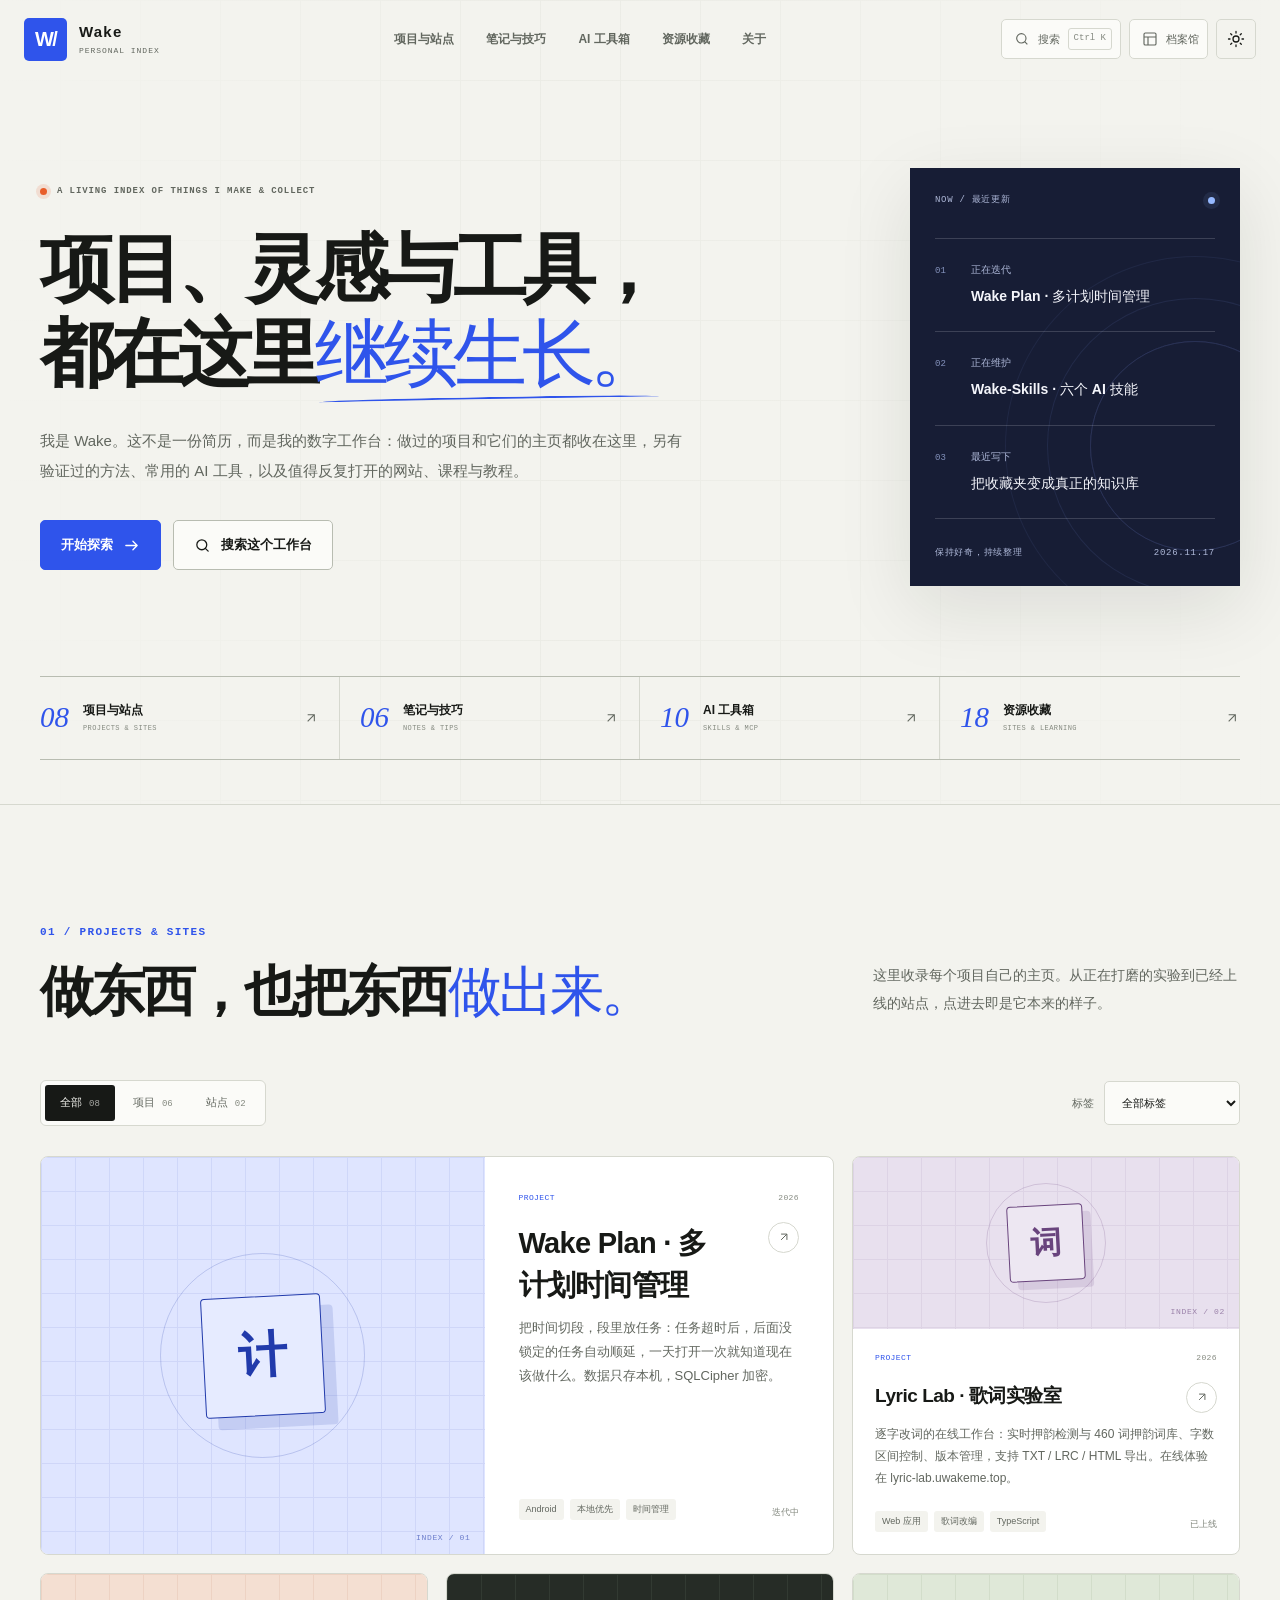
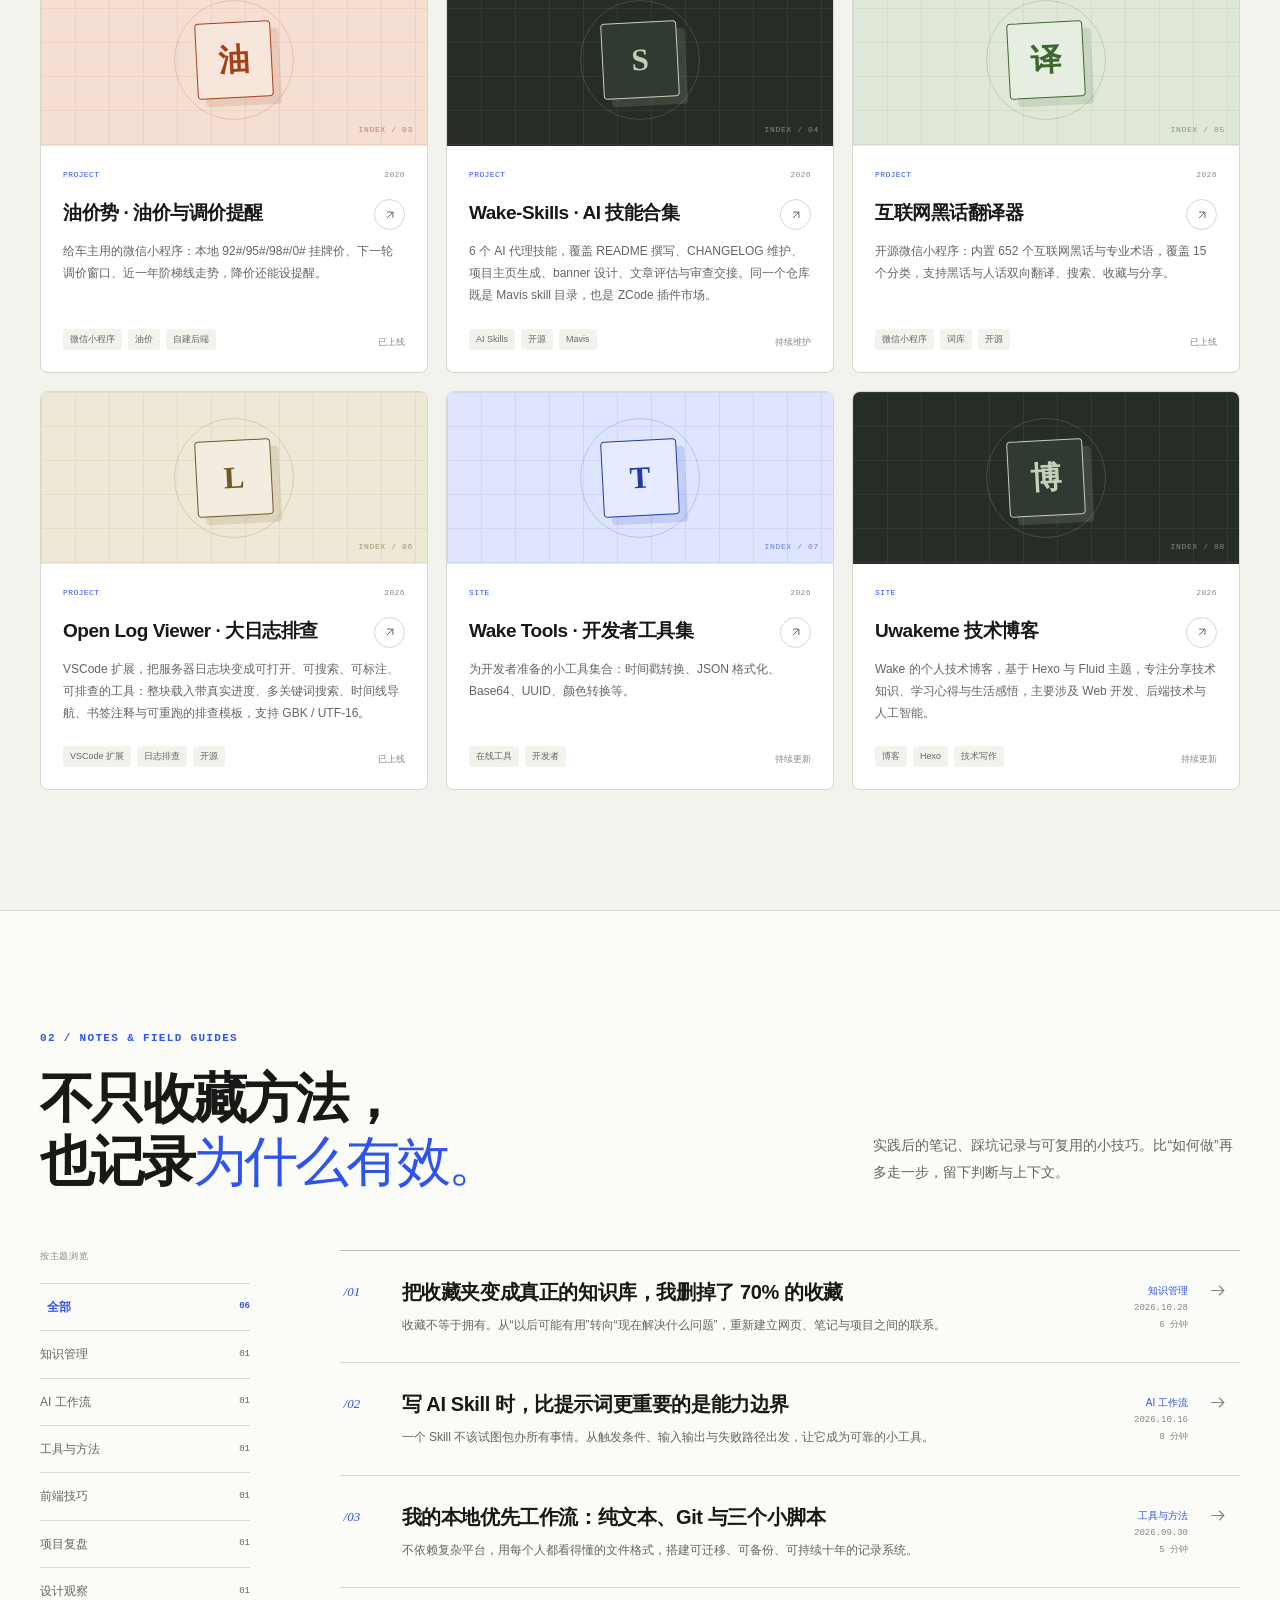
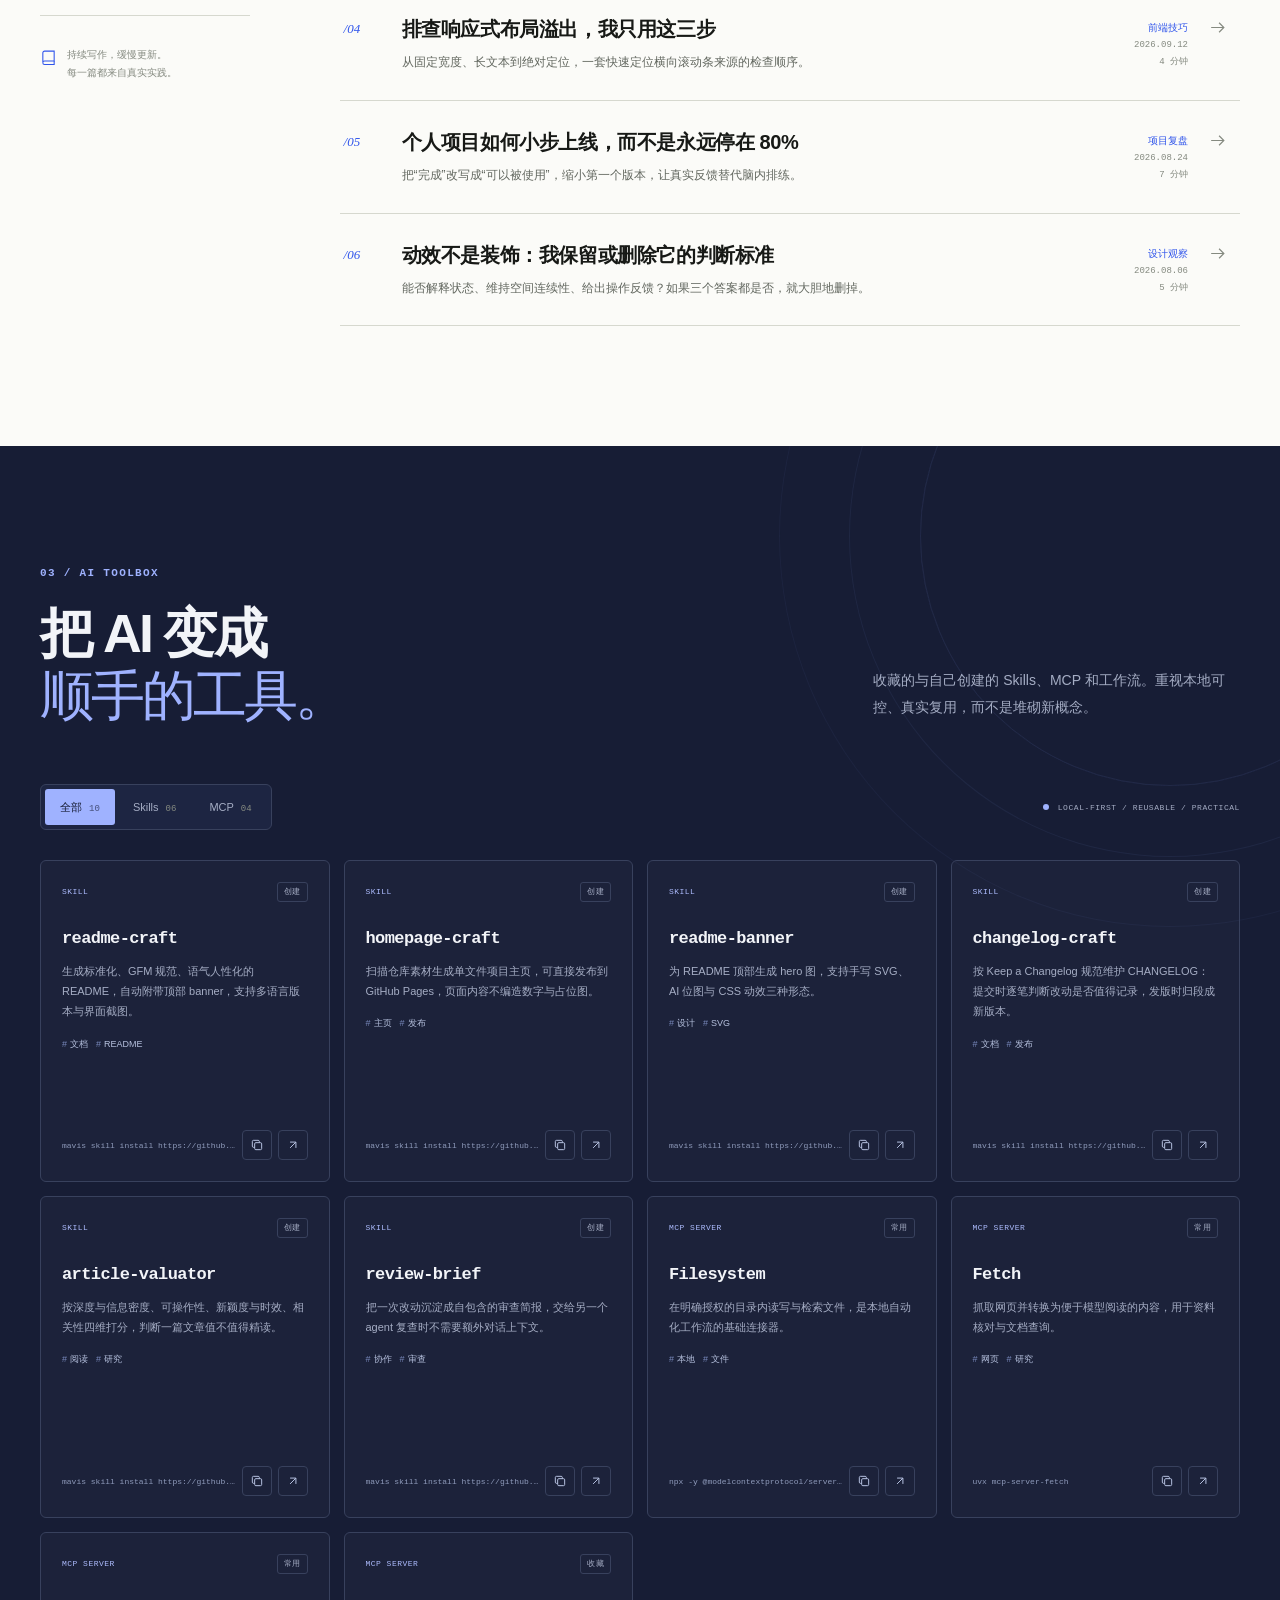
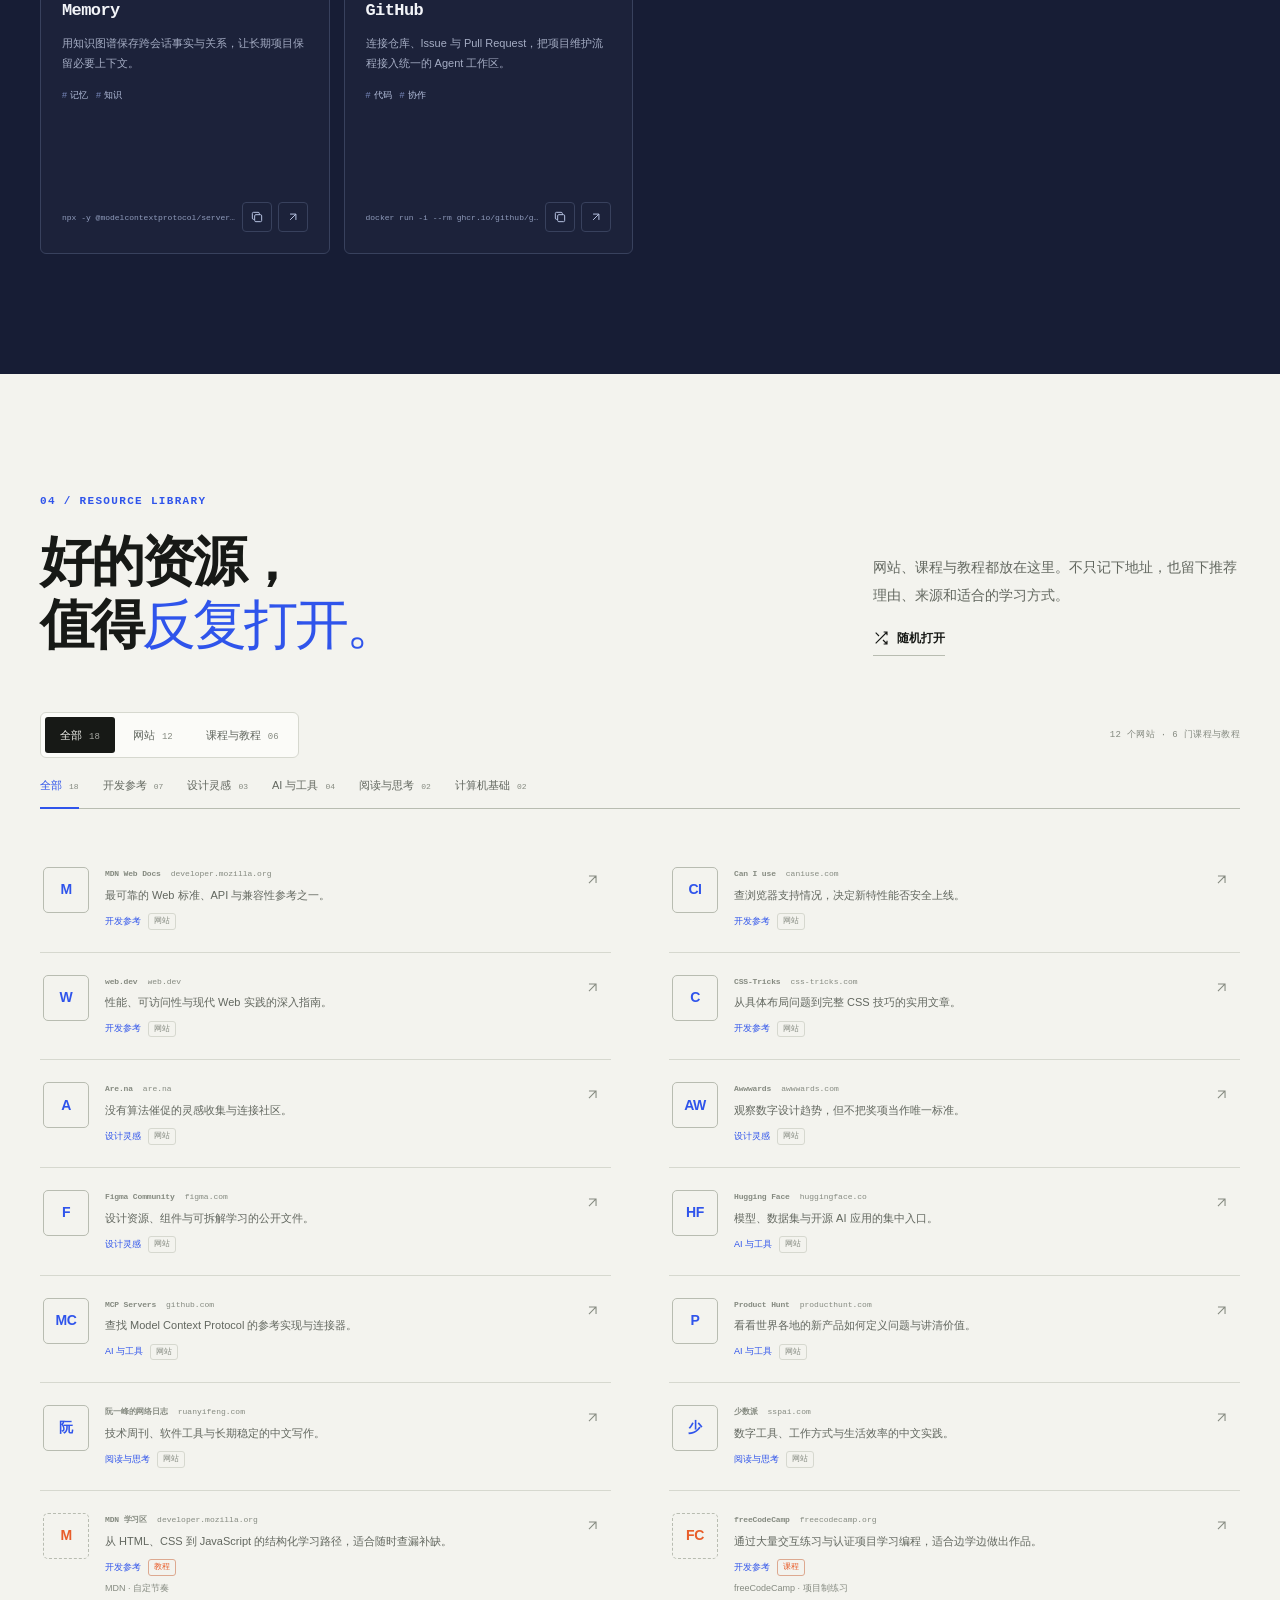
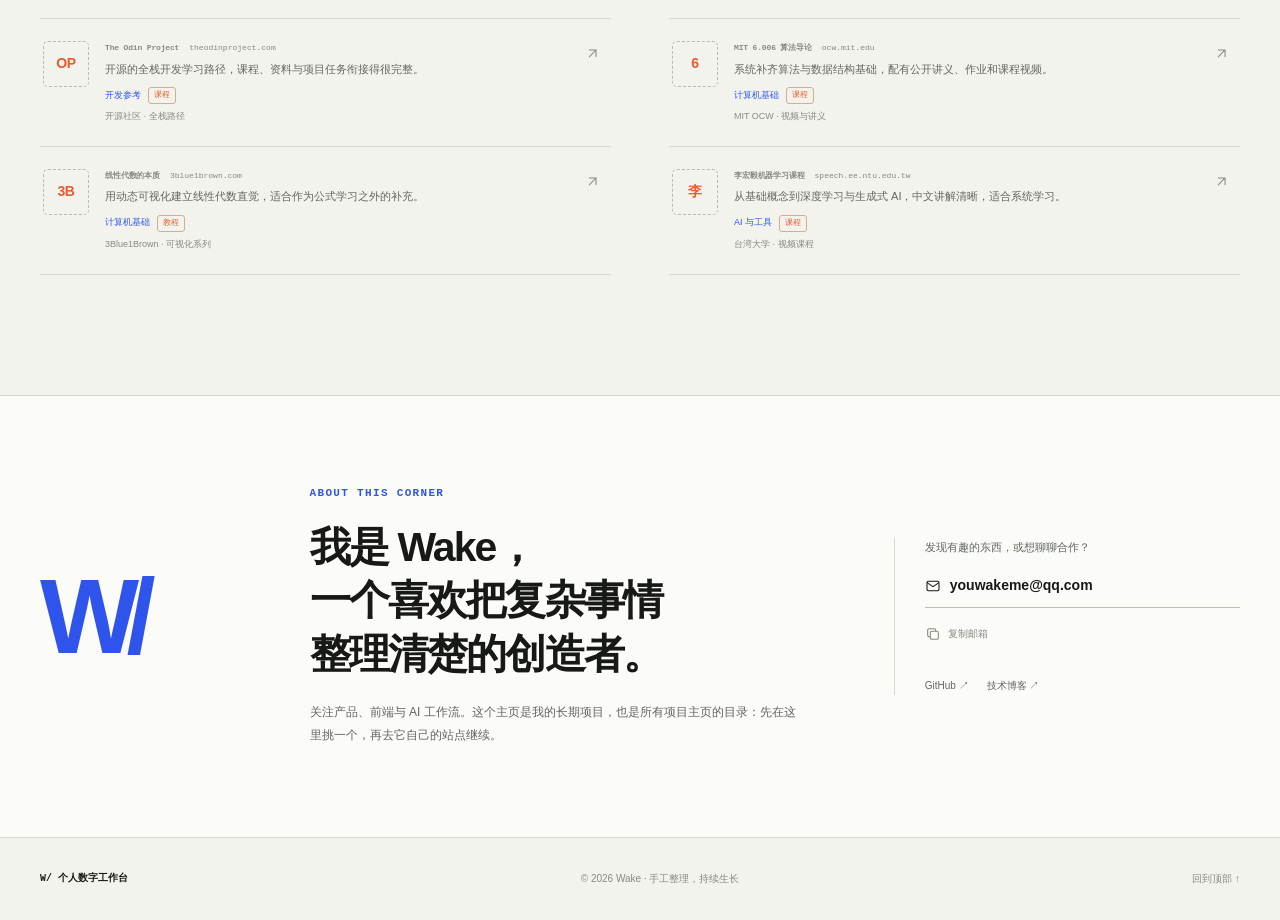
<file: index.html>
<!DOCTYPE html>
<html lang="zh-CN">
<head>
  <meta charset="UTF-8">
  <meta name="viewport" content="width=device-width, initial-scale=1.0">
  <meta name="description" content="Wake 的个人数字工作台：收录做过的项目及其主页、实践笔记、AI Skills 与 MCP、网站、课程与教程收藏。">
  <meta name="theme-color" content="#f3f3ee">
  <meta name="color-scheme" content="light dark">
  <title>Wake 的数字工作台 · 项目、笔记与资源索引</title>
  <link rel="icon" href="data:image/svg+xml,%3Csvg xmlns='http://www.w3.org/2000/svg' viewBox='0 0 64 64'%3E%3Crect width='64' height='64' rx='10' fill='%232f54eb'/%3E%3Cpath d='M10 17l9 31 13-23 13 23 9-31' fill='none' stroke='%23fff' stroke-width='7' stroke-linecap='square'/%3E%3C/svg%3E">
  <script>
    document.documentElement.classList.add('js');
    (function () {
      var saved = null;
      var style = 'archive';
      try {
        saved = localStorage.getItem('zs-hub-theme');
        style = localStorage.getItem('wake-hub-style') || 'archive';
      } catch (error) {}
      if (['archive', 'minimal', 'terminal', 'poster'].indexOf(style) === -1) style = 'archive';
      document.documentElement.dataset.style = style;
      document.documentElement.dataset.theme = saved || (window.matchMedia('(prefers-color-scheme: dark)').matches ? 'dark' : 'light');
    })();
  </script>
  <link rel="stylesheet" href="css/style.css">
  <link rel="stylesheet" href="css/themes.css">
  <script src="js/data.js" defer></script>
  <script src="js/app.js" defer></script>
</head>
<body>
  <a class="skip-link" href="#main-content">跳转到主要内容</a>
  <div class="scroll-progress" aria-hidden="true"><span id="scroll-progress-bar"></span></div>

  <svg class="svg-definitions" xmlns="http://www.w3.org/2000/svg" aria-hidden="true">
    <defs>
      <symbol id="icon-arrow-up-right" viewBox="0 0 24 24"><path d="M7 17 17 7M7 7h10v10"/></symbol>
      <symbol id="icon-arrow-right" viewBox="0 0 24 24"><path d="M4 12h16m-6-6 6 6-6 6"/></symbol>
      <symbol id="icon-search" viewBox="0 0 24 24"><circle cx="11" cy="11" r="7"/><path d="m20 20-4-4"/></symbol>
      <symbol id="icon-sun" viewBox="0 0 24 24"><circle cx="12" cy="12" r="4"/><path d="M12 2v2m0 16v2M4.93 4.93l1.42 1.42m11.3 11.3 1.42 1.42M2 12h2m16 0h2M4.93 19.07l1.42-1.42m11.3-11.3 1.42-1.42"/></symbol>
      <symbol id="icon-moon" viewBox="0 0 24 24"><path d="M20.7 13.1A8.5 8.5 0 0 1 10.9 3.3 8.5 8.5 0 1 0 20.7 13.1Z"/></symbol>
      <symbol id="icon-menu" viewBox="0 0 24 24"><path d="M4 7h16M4 12h16M4 17h16"/></symbol>
      <symbol id="icon-close" viewBox="0 0 24 24"><path d="m6 6 12 12M18 6 6 18"/></symbol>
      <symbol id="icon-copy" viewBox="0 0 24 24"><rect x="8" y="8" width="12" height="12" rx="2"/><path d="M16 8V6a2 2 0 0 0-2-2H6a2 2 0 0 0-2 2v8a2 2 0 0 0 2 2h2"/></symbol>
      <symbol id="icon-check" viewBox="0 0 24 24"><path d="m5 12 4 4L19 6"/></symbol>
      <symbol id="icon-mail" viewBox="0 0 24 24"><rect x="3" y="5" width="18" height="14" rx="2"/><path d="m3 7 9 6 9-6"/></symbol>
      <symbol id="icon-shuffle" viewBox="0 0 24 24"><path d="M16 3h5v5M4 20 21 3M21 16v5h-5M15 15l6 6M4 4l5 5"/></symbol>
      <symbol id="icon-command" viewBox="0 0 24 24"><path d="M9 6a3 3 0 1 0-3 3h12a3 3 0 1 0-3-3v12a3 3 0 1 0 3-3H6a3 3 0 1 0 3 3V6Z"/></symbol>
      <symbol id="icon-layout" viewBox="0 0 24 24"><rect x="3" y="3" width="18" height="18" rx="2"/><path d="M3 9h18M9 21V9"/></symbol>
      <symbol id="icon-book" viewBox="0 0 24 24"><path d="M4 19.5A2.5 2.5 0 0 1 6.5 17H20V3H6.5A2.5 2.5 0 0 0 4 5.5v14Z"/><path d="M4 19.5A2.5 2.5 0 0 0 6.5 22H20v-5"/></symbol>
    </defs>
  </svg>

  <header class="site-header" id="site-header">
    <div class="nav-shell">
      <a class="brand" href="#home" aria-label="Wake 的数字工作台，返回顶部">
        <span class="brand-mark" aria-hidden="true">W/</span>
        <span class="brand-copy"><strong data-bind="profile.name">Wake</strong><small>PERSONAL INDEX</small></span>
      </a>
      <nav class="primary-nav" id="primary-nav" aria-label="主导航">
        <a href="#projects" data-section="projects">项目与站点</a>
        <a href="#notes" data-section="notes">笔记与技巧</a>
        <a href="#ai-lab" data-section="ai-lab">AI 工具箱</a>
        <a href="#resources" data-section="resources">资源收藏</a>
        <a href="#about" data-section="about">关于</a>
      </nav>
      <div class="nav-actions">
        <button class="search-trigger" id="search-trigger" type="button" aria-label="搜索全部内容" aria-haspopup="dialog">
          <svg aria-hidden="true"><use href="#icon-search"/></svg><span>搜索</span><kbd>Ctrl K</kbd>
        </button>
        <button class="search-trigger style-trigger" id="style-trigger" type="button" aria-label="切换页面视觉风格" aria-haspopup="dialog">
          <svg aria-hidden="true"><use href="#icon-layout"/></svg><span id="current-style-name">风格</span>
        </button>
        <button class="icon-button" id="theme-toggle" type="button" aria-label="切换为深色主题" title="切换明暗主题">
          <svg class="theme-icon theme-icon--sun" aria-hidden="true"><use href="#icon-sun"/></svg>
          <svg class="theme-icon theme-icon--moon" aria-hidden="true"><use href="#icon-moon"/></svg>
        </button>
        <button class="icon-button menu-toggle" id="menu-toggle" type="button" aria-label="打开导航菜单" aria-expanded="false" aria-controls="primary-nav">
          <svg class="menu-icon menu-icon--open" aria-hidden="true"><use href="#icon-menu"/></svg>
          <svg class="menu-icon menu-icon--close" aria-hidden="true"><use href="#icon-close"/></svg>
        </button>
      </div>
    </div>
  </header>

  <main id="main-content">
    <section class="hero" id="home" aria-labelledby="hero-title">
      <div class="container hero-grid">
        <div class="hero-copy">
          <p class="eyebrow hero-enter" style="--enter-order: 0"><span class="status-dot" aria-hidden="true"></span> A LIVING INDEX OF THINGS I MAKE &amp; COLLECT</p>
          <h1 class="hero-title hero-enter" id="hero-title" style="--enter-order: 1">项目、灵感与工具，<br>都在这里<span>继续生长。</span></h1>
          <p class="hero-intro hero-enter" style="--enter-order: 2" data-bind="profile.intro">我是 Wake。这不是一份简历，而是我的数字工作台：做过的项目和它们的主页都收在这里，另有验证过的方法、常用的 AI 工具，以及值得反复打开的网站、课程与教程。</p>
          <div class="hero-actions hero-enter" style="--enter-order: 3">
            <a class="button button--primary" href="#projects">开始探索<svg aria-hidden="true"><use href="#icon-arrow-right"/></svg></a>
            <button class="button button--search" id="hero-search" type="button"><svg aria-hidden="true"><use href="#icon-search"/></svg>搜索这个工作台</button>
          </div>
        </div>
        <aside class="now-board hero-enter" style="--enter-order: 2" aria-label="最近动态">
          <div class="now-board-head"><span>NOW / 最近更新</span><span class="now-pulse" aria-hidden="true"></span></div>
          <div class="now-board-list" id="now-list"></div>
          <div class="now-board-foot"><span>保持好奇，持续整理</span><span data-bind="profile.updated">2026.11.17</span></div>
        </aside>
      </div>
      <div class="container index-strip hero-enter" style="--enter-order: 4" aria-label="内容索引">
        <a href="#projects"><span class="index-number" data-count="projects">08</span><span>项目与站点<small>PROJECTS &amp; SITES</small></span><svg aria-hidden="true"><use href="#icon-arrow-up-right"/></svg></a>
        <a href="#notes"><span class="index-number" data-count="notes">06</span><span>笔记与技巧<small>NOTES &amp; TIPS</small></span><svg aria-hidden="true"><use href="#icon-arrow-up-right"/></svg></a>
        <a href="#ai-lab"><span class="index-number" data-count="aiTools">10</span><span>AI 工具箱<small>SKILLS &amp; MCP</small></span><svg aria-hidden="true"><use href="#icon-arrow-up-right"/></svg></a>
        <a href="#resources"><span class="index-number" data-count="resources">18</span><span>资源收藏<small>SITES &amp; LEARNING</small></span><svg aria-hidden="true"><use href="#icon-arrow-up-right"/></svg></a>
      </div>
    </section>

    <section class="section projects-section" id="projects" aria-labelledby="projects-title">
      <div class="container">
        <div class="section-heading reveal">
          <div><p class="section-kicker">01 / PROJECTS &amp; SITES</p><h2 id="projects-title">做东西，也把东西<span>做出来。</span></h2></div>
          <p>这里收录每个项目自己的主页。从正在打磨的实验到已经上线的站点，点进去即是它本来的样子。</p>
        </div>
        <div class="projects-toolbar reveal">
          <div class="filter-group" id="project-kind-filters" role="group" aria-label="按类型筛选项目与站点">
            <button class="filter-button is-active" type="button" data-kind="all" aria-pressed="true">全部 <span></span></button>
            <button class="filter-button" type="button" data-kind="project" aria-pressed="false">项目 <span></span></button>
            <button class="filter-button" type="button" data-kind="site" aria-pressed="false">站点 <span></span></button>
          </div>
          <label class="select-label">标签<select id="project-tag-filter" aria-label="按标签筛选项目与站点"><option value="all">全部标签</option></select></label>
        </div>
        <p class="sr-only" id="projects-status" role="status" aria-live="polite"></p>
        <div class="projects-grid" id="projects-grid"></div>
        <div class="empty-state" id="projects-empty" hidden><p>没有找到符合条件的项目。</p><button type="button" id="reset-project-filters">重置筛选</button></div>
      </div>
    </section>

    <section class="section notes-section" id="notes" aria-labelledby="notes-title">
      <div class="container">
        <div class="section-heading reveal">
          <div><p class="section-kicker">02 / NOTES &amp; FIELD GUIDES</p><h2 id="notes-title">不只收藏方法，<br>也记录<span>为什么有效。</span></h2></div>
          <p>实践后的笔记、踩坑记录与可复用的小技巧。比“如何做”再多走一步，留下判断与上下文。</p>
        </div>
        <div class="notes-layout">
          <aside class="notes-sidebar reveal">
            <p>按主题浏览</p>
            <div class="note-filters" id="note-filters" role="group" aria-label="按主题筛选笔记"></div>
            <div class="notes-sidebar-foot"><svg aria-hidden="true"><use href="#icon-book"/></svg><span>持续写作，缓慢更新。<br>每一篇都来自真实实践。</span></div>
          </aside>
          <div class="notes-list" id="notes-list"></div>
        </div>
      </div>
    </section>

    <section class="section ai-section" id="ai-lab" aria-labelledby="ai-title">
      <div class="container">
        <div class="section-heading section-heading--dark reveal">
          <div><p class="section-kicker">03 / AI TOOLBOX</p><h2 id="ai-title">把 AI 变成<br><span>顺手的工具。</span></h2></div>
          <p>收藏的与自己创建的 Skills、MCP 和工作流。重视本地可控、真实复用，而不是堆砌新概念。</p>
        </div>
        <div class="ai-toolbar reveal">
          <div class="filter-group filter-group--dark" id="ai-filters" role="group" aria-label="按类型筛选 AI 工具">
            <button class="filter-button is-active" type="button" data-ai-type="all" aria-pressed="true">全部 <span></span></button>
            <button class="filter-button" type="button" data-ai-type="skill" aria-pressed="false">Skills <span></span></button>
            <button class="filter-button" type="button" data-ai-type="mcp" aria-pressed="false">MCP <span></span></button>
          </div>
          <span class="ai-principle"><i aria-hidden="true"></i> LOCAL-FIRST / REUSABLE / PRACTICAL</span>
        </div>
        <div class="ai-grid" id="ai-grid"></div>
      </div>
    </section>

    <section class="section bookmarks-section" id="resources" aria-labelledby="resources-title">
      <div class="container">
        <div class="section-heading reveal">
          <div><p class="section-kicker">04 / RESOURCE LIBRARY</p><h2 id="resources-title">好的资源，<br>值得<span>反复打开。</span></h2></div>
          <div class="bookmark-intro"><p>网站、课程与教程都放在这里。不只记下地址，也留下推荐理由、来源和适合的学习方式。</p><button class="text-button" id="random-resource" type="button"><svg aria-hidden="true"><use href="#icon-shuffle"/></svg>随机打开</button></div>
        </div>
        <div class="projects-toolbar resource-type-bar reveal">
          <div class="filter-group" id="resource-type-filters" role="group" aria-label="按资源类型筛选">
            <button class="filter-button is-active" type="button" data-resource-type="all" aria-pressed="true">全部 <span></span></button>
            <button class="filter-button" type="button" data-resource-type="site" aria-pressed="false">网站 <span></span></button>
            <button class="filter-button" type="button" data-resource-type="learning" aria-pressed="false">课程与教程 <span></span></button>
          </div>
          <span class="resource-summary" id="resource-summary"></span>
        </div>
        <div class="bookmark-categories reveal" id="bookmark-categories" role="group" aria-label="按主题筛选资源"></div>
        <p class="sr-only" id="bookmarks-status" role="status" aria-live="polite"></p>
        <div class="bookmarks-grid" id="bookmarks-grid"></div>
      </div>
    </section>

    <section class="about-section" id="about" aria-labelledby="about-title">
      <div class="container about-grid reveal">
        <div class="about-mark" aria-hidden="true">W/</div>
        <div class="about-copy"><p class="section-kicker">ABOUT THIS CORNER</p><h2 id="about-title">我是 Wake，<br>一个喜欢把复杂事情<br>整理清楚的创造者。</h2><p data-bind="profile.about">关注产品、前端与 AI 工作流。这个主页是我的长期项目，也是所有项目主页的目录：先在这里挑一个，再去它自己的站点继续。</p></div>
        <div class="contact-block"><p>发现有趣的东西，或想聊聊合作？</p><a id="email-link" href="mailto:youwakeme@qq.com"><svg aria-hidden="true"><use href="#icon-mail"/></svg><span data-bind="profile.email">youwakeme@qq.com</span></a><button class="copy-email" id="copy-email" type="button"><svg aria-hidden="true"><use href="#icon-copy"/></svg><span>复制邮箱</span></button><div class="social-links" id="social-links"></div></div>
      </div>
    </section>
  </main>

  <footer class="site-footer"><div class="container footer-inner"><a href="#home">W/ 个人数字工作台</a><p>© <span id="current-year">2026</span> <span data-bind="profile.name">Wake</span> · 手工整理，持续生长</p><a href="#home">回到顶部 ↑</a></div></footer>

  <dialog class="style-dialog" id="style-dialog" aria-labelledby="style-dialog-title">
    <div class="style-dialog-shell">
      <div class="style-dialog-head">
        <div><p class="section-kicker">VISUAL DIRECTIONS / 04</p><h2 id="style-dialog-title">换一种观看方式。</h2><p>不只是更换颜色，排版、密度与界面质感也会随之改变。</p></div>
        <button class="dialog-close" type="button" data-close-dialog="style-dialog" aria-label="关闭风格选择"><svg aria-hidden="true"><use href="#icon-close"/></svg></button>
      </div>
      <div class="style-options" role="group" aria-label="页面视觉风格">
        <button class="style-option" type="button" data-style-choice="archive" aria-pressed="false">
          <span class="style-preview style-preview--archive" aria-hidden="true"><i></i><b>Index</b><em></em></span>
          <span class="style-option-copy"><strong>01 / 档案馆</strong><small>纸感底色 · 钴蓝索引 · 编辑式网格</small></span><span class="style-option-state">选择</span>
        </button>
        <button class="style-option" type="button" data-style-choice="minimal" aria-pressed="false">
          <span class="style-preview style-preview--minimal" aria-hidden="true"><i></i><b>Aa</b><em></em></span>
          <span class="style-option-copy"><strong>02 / 留白</strong><small>黑白极简 · 衬线标题 · 纯文字项目列表</small></span><span class="style-option-state">选择</span>
        </button>
        <button class="style-option" type="button" data-style-choice="terminal" aria-pressed="false">
          <span class="style-preview style-preview--terminal" aria-hidden="true"><i></i><b>$ run</b><em></em></span>
          <span class="style-option-copy"><strong>03 / 终端</strong><small>等宽字体 · 命令行细节 · 绿色网格</small></span><span class="style-option-state">选择</span>
        </button>
        <button class="style-option" type="button" data-style-choice="poster" aria-pressed="false">
          <span class="style-preview style-preview--poster" aria-hidden="true"><i></i><b>WAKE!</b><em></em></span>
          <span class="style-option-copy"><strong>04 / 海报</strong><small>高饱和色块 · 粗边框 · 偏移与错位</small></span><span class="style-option-state">选择</span>
        </button>
      </div>
      <div class="style-dialog-foot"><span>选择会自动保存，明暗主题仍可独立切换。</span><span>LOCAL STORAGE / ON</span></div>
    </div>
  </dialog>

  <dialog class="search-dialog" id="search-dialog" aria-labelledby="search-title">
    <div class="dialog-shell">
      <div class="search-dialog-head"><svg aria-hidden="true"><use href="#icon-search"/></svg><label class="sr-only" for="global-search" id="search-title">搜索全部内容</label><input id="global-search" type="search" placeholder="搜索项目、笔记、Skill、课程或网站…" autocomplete="off"><kbd>ESC</kbd><button class="dialog-close" type="button" data-close-dialog="search-dialog" aria-label="关闭搜索"><svg aria-hidden="true"><use href="#icon-close"/></svg></button></div>
      <div class="search-meta"><span id="search-hint">输入关键词，或从最近更新开始</span><span>↑↓ 选择 · Enter 打开</span></div>
      <div class="search-results" id="search-results" role="listbox" aria-label="搜索结果"></div>
    </div>
  </dialog>

  <dialog class="note-dialog" id="note-dialog" aria-labelledby="note-dialog-title">
    <article class="note-article">
      <div class="note-dialog-top"><span id="note-dialog-category">实践笔记</span><button class="dialog-close" type="button" data-close-dialog="note-dialog" aria-label="关闭文章"><svg aria-hidden="true"><use href="#icon-close"/></svg></button></div>
      <h2 id="note-dialog-title"></h2><p class="note-dialog-summary" id="note-dialog-summary"></p><div class="note-dialog-meta" id="note-dialog-meta"></div><div class="note-dialog-content" id="note-dialog-content"></div>
      <div class="note-dialog-foot"><span>写于Wake 的数字工作台</span><button type="button" id="copy-note-link"><svg aria-hidden="true"><use href="#icon-copy"/></svg>复制本页链接</button></div>
    </article>
  </dialog>

  <div class="toast" id="toast" role="status" aria-live="polite" aria-atomic="true"></div>
  <noscript><div class="noscript-note">请启用 JavaScript，以浏览完整的项目、笔记与资源索引。</div></noscript>
</body>
</html>
</file>
<file: css/style.css>
/* =========================================================
   Wake的数字工作台 · Personal Index
   内容优先的档案馆式界面：清晰、克制、可持续整理。
   ========================================================= */
:root {
  color-scheme: light;
  --bg: #f3f3ee;
  --surface: #fbfbf8;
  --surface-strong: #ffffff;
  --ink: #171916;
  --muted: #62675f;
  --subtle: #858a80;
  --line: #d6d8cf;
  --line-strong: #b8bcb1;
  --blue: #2f54eb;
  --blue-hover: #2444c5;
  --orange: #e85d2a;
  --soft-blue: #dfe5ff;
  --header-bg: rgba(243, 243, 238, .9);
  --shadow: 0 22px 70px rgba(22, 29, 22, .1);
  --font-body: "Aptos", "PingFang SC", "Microsoft YaHei", sans-serif;
  --font-display: "Bahnschrift", "Aptos Display", "PingFang SC", "Microsoft YaHei", sans-serif;
  --font-serif: "Iowan Old Style", "Songti SC", "STSong", serif;
  --font-mono: "Cascadia Code", "SFMono-Regular", Consolas, monospace;
  --container: 1240px;
  --ease: cubic-bezier(.22, 1, .36, 1);
}

html[data-theme="dark"] {
  color-scheme: dark;
  --bg: #141713;
  --surface: #1b1f1a;
  --surface-strong: #22271f;
  --ink: #f0f2e9;
  --muted: #b2b8aa;
  --subtle: #8e9687;
  --line: #343a30;
  --line-strong: #50594a;
  --blue: #8da3ff;
  --blue-hover: #adbcff;
  --orange: #ff8a60;
  --soft-blue: #293456;
  --header-bg: rgba(20, 23, 19, .9);
  --shadow: 0 24px 80px rgba(0, 0, 0, .28);
}

*, *::before, *::after { box-sizing: border-box; }
html { scroll-behavior: smooth; scroll-padding-top: 96px; }
body {
  margin: 0;
  min-width: 320px;
  overflow-x: hidden;
  background: var(--bg);
  color: var(--ink);
  font-family: var(--font-body);
  font-size: 16px;
  line-height: 1.7;
  -webkit-font-smoothing: antialiased;
  text-rendering: optimizeLegibility;
  transition: background-color 220ms ease, color 220ms ease;
}
body.menu-open, body.dialog-open { overflow: hidden; }
::selection { background: var(--blue); color: #fff; }
a { color: inherit; text-decoration: none; }
button, input, select { color: inherit; font: inherit; }
button, select, a { -webkit-tap-highlight-color: transparent; }
button { border: 0; }
button:not(:disabled), select:not(:disabled) { cursor: pointer; }
svg { display: block; max-width: 100%; }
h1, h2, h3, p, dl, dd { margin: 0; }
h1, h2, h3 { text-wrap: balance; }
p { text-wrap: pretty; }
ul, ol { margin: 0; padding: 0; list-style: none; }
[hidden] { display: none !important; }
section[id] { scroll-margin-top: 82px; }
:focus-visible { outline: 3px solid var(--orange); outline-offset: 4px; }
.svg-definitions { position: absolute; width: 0; height: 0; overflow: hidden; }
.sr-only {
  position: absolute; width: 1px; height: 1px; padding: 0; margin: -1px;
  overflow: hidden; clip: rect(0, 0, 0, 0); white-space: nowrap; border: 0;
}
.skip-link {
  position: fixed; z-index: 1000; top: 12px; left: 12px; padding: 10px 16px;
  background: var(--ink); color: var(--bg); transform: translateY(-160%);
  transition: transform 180ms ease;
}
.skip-link:focus { transform: translateY(0); }
.container { width: min(var(--container), calc(100% - 80px)); margin-inline: auto; }
.section { position: relative; padding-block: 120px; }
.section-heading {
  display: grid; margin-bottom: 56px; grid-template-columns: minmax(0, 1.35fr) minmax(280px, .65fr);
  align-items: end; gap: 72px;
}
.section-kicker {
  margin-bottom: 20px; color: var(--blue); font-family: var(--font-mono);
  font-size: 11px; font-weight: 650; letter-spacing: .12em; line-height: 1.4;
}
.section-heading h2 {
  font-family: var(--font-display); font-size: clamp(2.35rem, 4.2vw, 4rem);
  font-weight: 650; letter-spacing: -.055em; line-height: 1.17;
}
.section-heading h2 span { color: var(--blue); font-family: var(--font-serif); font-weight: 500; }
.section-heading > p, .bookmark-intro > p {
  max-width: 390px; padding-bottom: 7px; color: var(--muted); font-size: 14px; line-height: 1.95;
}
.text-button {
  display: inline-flex; padding: 7px 0; align-items: center; gap: 8px; border-bottom: 1px solid var(--line-strong);
  background: transparent; color: var(--ink); font-size: 12px; font-weight: 650;
  transition: color 180ms ease, border-color 180ms ease;
}
.text-button:hover { border-color: var(--blue); color: var(--blue); }
.text-button svg { width: 16px; height: 16px; fill: none; stroke: currentColor; stroke-width: 1.7; }

/* Navigation */
.scroll-progress { position: fixed; z-index: 120; top: 0; left: 0; width: 100%; height: 3px; pointer-events: none; }
.scroll-progress span { display: block; width: 100%; height: 100%; background: var(--blue); transform: scaleX(0); transform-origin: left; }
.site-header {
  position: fixed; z-index: 100; top: 0; left: 0; width: 100%; border-bottom: 1px solid transparent;
  transition: background-color 200ms ease, border-color 200ms ease, box-shadow 200ms ease;
}
.site-header.is-scrolled, .site-header.is-menu-open {
  border-color: var(--line); background: var(--header-bg); box-shadow: 0 8px 30px rgba(20, 25, 20, .04);
  -webkit-backdrop-filter: blur(18px); backdrop-filter: blur(18px);
}
.site-header.is-menu-open { background: var(--bg); }
.nav-shell {
  display: flex; width: min(1380px, calc(100% - 48px)); min-height: 78px; margin-inline: auto;
  align-items: center; justify-content: space-between; gap: 24px;
}
.brand { display: inline-flex; flex: none; align-items: center; gap: 12px; }
.brand-mark {
  display: grid; width: 43px; height: 43px; place-items: center; border-radius: 5px;
  background: var(--blue); color: #fff; font-family: var(--font-display); font-size: 20px; font-weight: 750; letter-spacing: -.08em;
}
html[data-theme="dark"] .brand-mark { color: #111; }
.brand-copy { display: flex; flex-direction: column; line-height: 1.2; }
.brand-copy strong { font-size: 15px; font-weight: 700; letter-spacing: .08em; }
.brand-copy small { margin-top: 5px; color: var(--muted); font-family: var(--font-mono); font-size: 8px; letter-spacing: .12em; }
.primary-nav { display: flex; align-items: center; justify-content: center; gap: clamp(20px, 2.5vw, 38px); }
.primary-nav a { position: relative; padding: 26px 0; color: var(--muted); font-size: 12px; font-weight: 600; white-space: nowrap; }
.primary-nav a::after {
  position: absolute; right: 0; bottom: 17px; left: 0; height: 2px; background: var(--blue); content: "";
  transform: scaleX(0); transform-origin: right; transition: transform 200ms var(--ease);
}
.primary-nav a:hover, .primary-nav a.is-active { color: var(--ink); }
.primary-nav a:hover::after, .primary-nav a.is-active::after { transform: scaleX(1); transform-origin: left; }
.nav-actions { display: flex; flex: none; align-items: center; gap: 8px; }
.icon-button, .dialog-close {
  display: grid; width: 40px; height: 40px; padding: 0; place-items: center; border: 1px solid var(--line);
  border-radius: 5px; background: transparent; transition: background-color 180ms ease, border-color 180ms ease, color 180ms ease;
}
.icon-button:hover, .dialog-close:hover { border-color: var(--line-strong); background: var(--surface); color: var(--blue); }
.icon-button svg, .dialog-close svg { width: 18px; height: 18px; fill: none; stroke: currentColor; stroke-width: 1.7; stroke-linecap: round; stroke-linejoin: round; }
.theme-icon--moon, html[data-theme="dark"] .theme-icon--sun { display: none; }
html[data-theme="dark"] .theme-icon--moon { display: block; }
.search-trigger {
  display: flex; height: 40px; padding: 0 8px 0 12px; align-items: center; gap: 8px; border: 1px solid var(--line);
  border-radius: 5px; background: var(--surface); color: var(--muted); font-size: 11px;
  transition: border-color 180ms ease, color 180ms ease;
}
.search-trigger:hover { border-color: var(--line-strong); color: var(--ink); }
.search-trigger svg { width: 16px; height: 16px; fill: none; stroke: currentColor; stroke-width: 1.7; }
kbd { font-family: var(--font-mono); font-size: 9px; font-weight: 400; }
.search-trigger kbd { padding: 2px 5px; border: 1px solid var(--line); border-radius: 3px; color: var(--subtle); }
.menu-toggle { display: none; }
.menu-icon--close, .site-header.is-menu-open .menu-icon--open { display: none; }
.site-header.is-menu-open .menu-icon--close { display: block; }

/* Hero */
.hero {
  position: relative; padding: 168px 0 44px; overflow: hidden; border-bottom: 1px solid var(--line);
  background-image: linear-gradient(var(--line) 1px, transparent 1px), linear-gradient(90deg, var(--line) 1px, transparent 1px);
  background-size: 80px 80px; background-position: calc(50% - 620px) 0;
}
.hero::before {
  position: absolute; inset: 0; background: linear-gradient(90deg, var(--bg) 0%, rgba(243,243,238,.72) 45%, var(--bg) 100%); content: ""; pointer-events: none;
}
html[data-theme="dark"] .hero::before { background: linear-gradient(90deg, var(--bg) 0%, rgba(20,23,19,.76) 45%, var(--bg) 100%); }
.hero-grid { position: relative; display: grid; grid-template-columns: minmax(0, 1.4fr) minmax(330px, .6fr); align-items: center; gap: clamp(56px, 8vw, 110px); }
.eyebrow { display: flex; margin-bottom: 28px; align-items: center; gap: 10px; color: var(--muted); font-family: var(--font-mono); font-size: 9px; font-weight: 600; letter-spacing: .1em; }
.status-dot { width: 7px; height: 7px; border-radius: 50%; background: var(--orange); box-shadow: 0 0 0 4px color-mix(in srgb, var(--orange) 14%, transparent); }
.hero-title { max-width: 850px; font-family: var(--font-display); font-size: clamp(3.2rem, 5.8vw, 5.35rem); font-weight: 680; letter-spacing: -.07em; line-height: 1.14; }
.hero-title span { position: relative; color: var(--blue); font-family: var(--font-serif); font-weight: 500; white-space: nowrap; }
.hero-title span::after { position: absolute; right: 0; bottom: -7px; left: 4px; height: 5px; border-top: 2px solid currentColor; border-radius: 50%; content: ""; transform: rotate(-1deg); }
.hero-intro { max-width: 650px; margin-top: 30px; color: var(--muted); font-size: 15px; line-height: 2; }
.hero-actions { display: flex; margin-top: 34px; align-items: center; gap: 12px; }
.button { display: inline-flex; min-height: 50px; padding: 0 20px; align-items: center; justify-content: center; gap: 10px; border-radius: 5px; font-size: 13px; font-weight: 650; transition: background-color 180ms ease, color 180ms ease, border-color 180ms ease, transform 180ms ease; }
.button svg { width: 17px; height: 17px; fill: none; stroke: currentColor; stroke-width: 1.8; stroke-linecap: round; stroke-linejoin: round; }
.button--primary { border: 1px solid var(--blue); background: var(--blue); color: #fff; }
.button--primary:hover { border-color: var(--blue-hover); background: var(--blue-hover); transform: translateY(-2px); }
html[data-theme="dark"] .button--primary { color: #111; }
.button--search { border: 1px solid var(--line-strong); background: var(--surface); }
.button--search:hover { border-color: var(--ink); transform: translateY(-2px); }
.now-board { position: relative; min-height: 392px; padding: 25px; overflow: hidden; background: #171d35; color: #f4f5fb; box-shadow: var(--shadow); }
.now-board::before { position: absolute; right: -60px; bottom: 35px; width: 210px; height: 210px; border: 1px solid rgba(141,163,255,.16); border-radius: 50%; box-shadow: 0 0 0 42px #171d35, 0 0 0 43px rgba(141,163,255,.1), 0 0 0 84px #171d35, 0 0 0 85px rgba(141,163,255,.08); content: ""; pointer-events: none; }
.now-board-head, .now-board-foot { position: relative; z-index: 1; display: flex; align-items: center; justify-content: space-between; color: #aeb8d8; font-family: var(--font-mono); font-size: 9px; letter-spacing: .08em; }
.now-pulse { width: 7px; height: 7px; border-radius: 50%; background: #95b8ff; box-shadow: 0 0 0 5px rgba(149,184,255,.09); }
.now-board-list { position: relative; z-index: 1; margin-block: 30px 26px; border-top: 1px solid rgba(255,255,255,.16); }
.now-item { display: grid; padding: 22px 0; grid-template-columns: 24px 1fr; border-bottom: 1px solid rgba(255,255,255,.16); gap: 12px; transition: padding-left 200ms var(--ease), color 180ms ease; }
.now-item:hover { padding-left: 6px; color: #b9c7ff; }
.now-item > span:first-child { padding-top: 3px; color: #8391bb; font-family: var(--font-mono); font-size: 9px; }
.now-item small { display: block; margin-bottom: 4px; color: #aeb8d8; font-size: 10px; }
.now-item strong { font-size: 14px; font-weight: 550; line-height: 1.5; }
.now-board-foot { padding-top: 1px; }
.index-strip { position: relative; display: grid; margin-top: 90px; grid-template-columns: repeat(4, minmax(0, 1fr)); border-top: 1px solid var(--line-strong); border-bottom: 1px solid var(--line-strong); }
.index-strip > a { display: grid; min-width: 0; padding: 25px 20px; grid-template-columns: auto 1fr auto; align-items: center; border-right: 1px solid var(--line); gap: 14px; transition: background-color 180ms ease; }
.index-strip > a:first-child { padding-left: 0; }
.index-strip > a:last-child { padding-right: 0; border-right: 0; }
.index-strip > a:hover { background: color-mix(in srgb, var(--surface) 65%, transparent); }
.index-number { color: var(--blue); font-family: var(--font-serif); font-size: 29px; font-style: italic; line-height: 1; }
.index-strip a > span:nth-child(2) { font-size: 12px; font-weight: 650; line-height: 1.4; }
.index-strip small { display: block; margin-top: 5px; color: var(--subtle); font-family: var(--font-mono); font-size: 7px; font-weight: 400; letter-spacing: .06em; }
.index-strip svg { width: 16px; height: 16px; fill: none; stroke: var(--muted); stroke-width: 1.6; transition: transform 180ms ease; }
.index-strip a:hover svg { stroke: var(--blue); transform: translate(2px, -2px); }
.js .hero-enter { opacity: 0; animation: hero-enter 760ms var(--ease) forwards; animation-delay: calc(80ms + var(--enter-order) * 90ms); }
@keyframes hero-enter { from { opacity: 0; transform: translateY(20px); } to { opacity: 1; transform: translateY(0); } }
.js .reveal { opacity: 0; transform: translateY(25px); transition: opacity 700ms var(--ease), transform 700ms var(--ease); }
.js .reveal.is-visible { opacity: 1; transform: translateY(0); }

/* Shared filters */
.filter-group { display: flex; width: fit-content; padding: 4px; border: 1px solid var(--line); border-radius: 6px; background: var(--surface); gap: 3px; }
.filter-button { min-height: 36px; padding: 0 15px; border-radius: 3px; background: transparent; color: var(--muted); font-size: 11px; transition: background-color 180ms ease, color 180ms ease; }
.filter-button span { margin-left: 4px; color: var(--subtle); font-family: var(--font-mono); font-size: 9px; }
.filter-button:hover { color: var(--ink); }
.filter-button.is-active { background: var(--ink); color: var(--bg); }
.filter-button.is-active span { color: inherit; opacity: .65; }
.select-label { display: flex; align-items: center; gap: 10px; color: var(--muted); font-size: 11px; }
.select-label select { min-height: 44px; padding: 0 34px 0 13px; border: 1px solid var(--line); border-radius: 5px; background-color: var(--surface); color: var(--ink); font-size: 11px; }
.empty-state { padding: 60px 20px; border: 1px dashed var(--line-strong); text-align: center; }
.empty-state p { color: var(--muted); }
.empty-state button { margin-top: 14px; padding: 8px 16px; border-radius: 4px; background: var(--blue); color: #fff; }

/* Projects */
.projects-section { background: var(--bg); }
.projects-toolbar { display: flex; margin-bottom: 30px; align-items: center; justify-content: space-between; gap: 24px; }
.projects-grid { display: grid; grid-template-columns: repeat(12, minmax(0, 1fr)); gap: 18px; }
.project-card {
  position: relative; display: flex; min-width: 0; overflow: hidden; grid-column: span 4; flex-direction: column;
  border: 1px solid var(--line); border-radius: 8px; background: var(--surface-strong);
  transition: border-color 200ms ease, box-shadow 250ms ease, transform 250ms var(--ease), opacity 600ms var(--ease);
}
.project-card--featured { display: grid; grid-column: span 8; grid-template-columns: minmax(0, 1.12fr) minmax(280px, .88fr); }
.projects-grid.is-filtered .project-card { grid-column: span 4; }
.project-card:hover { border-color: var(--line-strong); box-shadow: 0 18px 48px rgba(20, 25, 20, .09); transform: translateY(-4px); }
.project-visual {
  --visual-bg: #dfe5ff; --visual-ink: #213aab;
  position: relative; display: grid; min-height: 172px; overflow: hidden; place-items: center;
  background: var(--visual-bg); color: var(--visual-ink); isolation: isolate;
}
.project-visual::before { position: absolute; inset: 0; z-index: -1; background-image: linear-gradient(currentColor 1px, transparent 1px), linear-gradient(90deg, currentColor 1px, transparent 1px); background-size: 34px 34px; content: ""; opacity: .08; }
.project-visual::after { position: absolute; z-index: -1; width: 120px; height: 120px; border: 1px solid currentColor; border-radius: 50%; content: ""; opacity: .2; transition: transform 500ms var(--ease); }
.project-card:hover .project-visual::after { transform: scale(1.2); }
.project-glyph { display: grid; width: 76px; height: 76px; place-items: center; border: 1px solid currentColor; border-radius: 4px; background: color-mix(in srgb, var(--visual-bg) 78%, white); box-shadow: 8px 8px 0 color-mix(in srgb, var(--visual-ink) 14%, transparent); font-family: var(--font-serif); font-size: 31px; font-weight: 650; transform: rotate(-3deg); transition: transform 350ms var(--ease); }
.project-card:hover .project-glyph { transform: rotate(0) translateY(-3px); }
.project-visual-code { position: absolute; right: 14px; bottom: 10px; font-family: var(--font-mono); font-size: 8px; letter-spacing: .08em; opacity: .6; }
.project-card--tone-orange .project-visual { --visual-bg: #f4dfd2; --visual-ink: #a6401a; }
.project-card--tone-cream .project-visual { --visual-bg: #eee8d7; --visual-ink: #6e5a22; }
.project-card--tone-ink .project-visual { --visual-bg: #262d27; --visual-ink: #c3d1b8; }
.project-card--tone-ink .project-glyph { background: #303a32; }
.project-card--tone-green .project-visual { --visual-bg: #dfe8d8; --visual-ink: #3e672f; }
.project-card--tone-violet .project-visual { --visual-bg: #e8e0ee; --visual-ink: #69447d; }
html[data-theme="dark"] .project-card--tone-blue .project-visual { --visual-bg: #293861; --visual-ink: #b4c3ff; }
html[data-theme="dark"] .project-card--tone-orange .project-visual { --visual-bg: #4b3025; --visual-ink: #ffb497; }
html[data-theme="dark"] .project-card--tone-cream .project-visual { --visual-bg: #403b2b; --visual-ink: #e6d79c; }
html[data-theme="dark"] .project-card--tone-green .project-visual { --visual-bg: #2c3e29; --visual-ink: #b5d2a4; }
html[data-theme="dark"] .project-card--tone-violet .project-visual { --visual-bg: #3e3048; --visual-ink: #d6b9e7; }
html[data-theme="dark"] .project-glyph { background: rgba(255,255,255,.06); }
.project-card--featured .project-visual { min-height: 360px; }
.project-card--featured .project-glyph { width: 120px; height: 120px; font-size: 49px; box-shadow: 12px 12px 0 color-mix(in srgb, var(--visual-ink) 14%, transparent); }
.project-card--featured .project-visual::after { width: 205px; height: 205px; }
.project-content { display: flex; min-width: 0; padding: 22px; flex: 1; flex-direction: column; }
.project-card--featured .project-content { padding: 34px; justify-content: center; }
.project-meta { display: flex; align-items: center; justify-content: space-between; gap: 12px; color: var(--subtle); font-family: var(--font-mono); font-size: 8px; letter-spacing: .05em; }
.project-kind { color: var(--blue); }
.project-title-row { display: flex; margin-top: 17px; align-items: flex-start; justify-content: space-between; gap: 15px; }
.project-title-row h3 { font-family: var(--font-display); font-size: 19px; font-weight: 650; letter-spacing: -.025em; line-height: 1.45; }
.project-card--featured .project-title-row h3 { font-size: 29px; }
.project-arrow { display: grid; flex: none; width: 31px; height: 31px; place-items: center; border: 1px solid var(--line); border-radius: 50%; color: var(--muted); transition: background-color 180ms ease, color 180ms ease, transform 180ms ease; }
.project-arrow svg { width: 14px; height: 14px; fill: none; stroke: currentColor; stroke-width: 1.7; }
.project-card:hover .project-arrow { background: var(--blue); color: #fff; transform: rotate(6deg); }
.project-description { margin-top: 10px; color: var(--muted); font-size: 12px; line-height: 1.85; }
.project-card--featured .project-description { font-size: 13px; }
.project-footer { display: flex; margin-top: auto; padding-top: 22px; align-items: flex-end; justify-content: space-between; gap: 12px; }
.project-tags { display: flex; flex-wrap: wrap; gap: 6px; }
.project-tags span { padding: 3px 7px; border-radius: 3px; background: var(--bg); color: var(--muted); font-size: 9px; }
.project-status { flex: none; color: var(--subtle); font-size: 9px; }

/* Notes */
.notes-section { border-top: 1px solid var(--line); background: var(--surface); }
.notes-layout { display: grid; grid-template-columns: 210px minmax(0, 1fr); align-items: start; gap: clamp(50px, 7vw, 100px); }
.notes-sidebar { position: sticky; top: 110px; }
.notes-sidebar > p { margin-bottom: 18px; color: var(--subtle); font-family: var(--font-mono); font-size: 9px; letter-spacing: .08em; }
.note-filters { display: flex; flex-direction: column; border-top: 1px solid var(--line); }
.note-filter { display: flex; padding: 13px 0; align-items: center; justify-content: space-between; border-bottom: 1px solid var(--line); background: transparent; color: var(--muted); font-size: 12px; text-align: left; transition: color 180ms ease, padding-left 180ms ease; }
.note-filter span { font-family: var(--font-mono); font-size: 9px; }
.note-filter:hover, .note-filter.is-active { padding-left: 7px; color: var(--blue); }
.note-filter.is-active { font-weight: 650; }
.notes-sidebar-foot { display: flex; margin-top: 30px; align-items: flex-start; gap: 10px; color: var(--subtle); font-size: 10px; line-height: 1.8; }
.notes-sidebar-foot svg { flex: none; width: 17px; height: 17px; margin-top: 3px; fill: none; stroke: var(--blue); stroke-width: 1.5; }
.notes-list { border-top: 1px solid var(--line-strong); }
.note-card { position: relative; border-bottom: 1px solid var(--line); }
.note-open { display: grid; width: 100%; padding: 26px 4px; grid-template-columns: 38px minmax(0, 1fr) 106px 28px; align-items: start; gap: 20px; background: transparent; text-align: left; transition: background-color 180ms ease, padding 220ms var(--ease); }
.note-open:hover { padding-inline: 14px; background: var(--bg); }
.note-number { padding-top: 4px; color: var(--blue); font-family: var(--font-serif); font-size: 13px; font-style: italic; }
.note-title { display: block; font-family: var(--font-display); font-size: 20px; font-weight: 620; letter-spacing: -.02em; line-height: 1.55; transition: color 180ms ease; }
.note-open:hover .note-title { color: var(--blue); }
.note-summary { display: block; max-width: 670px; margin-top: 7px; color: var(--muted); font-size: 12px; line-height: 1.8; }
.note-meta { display: flex; padding-top: 4px; flex-direction: column; align-items: flex-end; color: var(--subtle); font-family: var(--font-mono); font-size: 9px; line-height: 1.9; }
.note-meta span:first-child { color: var(--blue); font-family: var(--font-body); font-size: 10px; }
.note-row-arrow { width: 19px; height: 19px; margin-top: 4px; fill: none; stroke: var(--subtle); stroke-width: 1.5; transition: stroke 180ms ease, transform 180ms ease; }
.note-open:hover .note-row-arrow { stroke: var(--blue); transform: translateX(3px); }
.notes-empty { padding: 40px 0; color: var(--muted); font-size: 13px; }

/* AI Toolbox */
.ai-section { --ai-ink: #f2f4f8; --ai-muted: #a5adc4; --ai-line: #38415d; overflow: hidden; background: #171d35; color: var(--ai-ink); }
.ai-section::before { position: absolute; top: -160px; right: -140px; width: 500px; height: 500px; border: 1px solid rgba(141,163,255,.09); border-radius: 50%; box-shadow: 0 0 0 70px #171d35, 0 0 0 71px rgba(141,163,255,.07), 0 0 0 140px #171d35, 0 0 0 141px rgba(141,163,255,.05); content: ""; pointer-events: none; }
.section-heading--dark { position: relative; }
.section-heading--dark .section-kicker, .section-heading--dark h2 span { color: #9fb2ff; }
.section-heading--dark > p { color: var(--ai-muted); }
.ai-toolbar { position: relative; display: flex; margin-bottom: 30px; align-items: center; justify-content: space-between; gap: 24px; }
.filter-group--dark { border-color: var(--ai-line); background: #1d2542; }
.filter-group--dark .filter-button { color: var(--ai-muted); }
.filter-group--dark .filter-button:hover { color: #fff; }
.filter-group--dark .filter-button.is-active { background: #9fb2ff; color: #171d35; }
.ai-principle { display: flex; align-items: center; gap: 9px; color: var(--ai-muted); font-family: var(--font-mono); font-size: 8px; letter-spacing: .07em; }
.ai-principle i { width: 6px; height: 6px; border-radius: 50%; background: #9fb2ff; }
.ai-grid { position: relative; display: grid; grid-template-columns: repeat(4, minmax(0, 1fr)); gap: 14px; }
.ai-card { display: flex; min-width: 0; min-height: 322px; padding: 21px; flex-direction: column; border: 1px solid var(--ai-line); border-radius: 6px; background: rgba(255,255,255,.025); transition: background-color 200ms ease, border-color 200ms ease, transform 220ms var(--ease); }
.ai-card:hover { border-color: #6f7da6; background: rgba(255,255,255,.05); transform: translateY(-4px); }
.ai-card-top { display: flex; align-items: center; justify-content: space-between; color: var(--ai-muted); font-family: var(--font-mono); font-size: 8px; letter-spacing: .06em; }
.ai-type { color: #aebdff; text-transform: uppercase; }
.ai-origin { padding: 2px 6px; border: 1px solid var(--ai-line); border-radius: 3px; }
.ai-card h3 { margin-top: 25px; font-family: var(--font-mono); font-size: 17px; font-weight: 550; letter-spacing: -.035em; line-height: 1.4; overflow-wrap: anywhere; }
.ai-card > p { margin-top: 10px; color: var(--ai-muted); font-size: 11px; line-height: 1.85; }
.ai-tags { display: flex; margin-top: 15px; flex-wrap: wrap; gap: 8px; }
.ai-tags span { color: #b6c1de; font-size: 9px; }
.ai-tags span::before { margin-right: 3px; color: #7888bb; content: "#"; }
.ai-card-actions { display: grid; margin-top: auto; padding-top: 20px; grid-template-columns: minmax(0, 1fr) 30px 30px; align-items: center; gap: 6px; }
.ai-command { min-width: 0; overflow: hidden; color: #8f9bbb; font-family: var(--font-mono); font-size: 8px; text-overflow: ellipsis; white-space: nowrap; }
.ai-action { display: grid; width: 30px; height: 30px; padding: 0; place-items: center; border: 1px solid var(--ai-line); border-radius: 4px; background: transparent; color: #b8c3e2; transition: background-color 180ms ease, color 180ms ease; }
.ai-action:hover, .ai-action.is-copied { background: #9fb2ff; color: #171d35; }
.ai-action svg { width: 14px; height: 14px; fill: none; stroke: currentColor; stroke-width: 1.7; }

/* Unified resource library */
.bookmarks-section { background: var(--bg); }
.resource-type-bar { margin-bottom: 18px; }
.resource-summary { color: var(--subtle); font-family: var(--font-mono); font-size: 9px; letter-spacing: .04em; }
.bookmark-intro { display: flex; align-items: flex-start; flex-direction: column; gap: 12px; }
.bookmark-intro > p { padding-bottom: 0; }
.bookmark-categories { display: flex; margin-bottom: 36px; flex-wrap: wrap; border-bottom: 1px solid var(--line-strong); gap: 8px 24px; }
.bookmark-filter { position: relative; padding: 0 0 13px; background: transparent; color: var(--muted); font-size: 11px; }
.bookmark-filter::after { position: absolute; right: 0; bottom: -1px; left: 0; height: 2px; background: var(--blue); content: ""; transform: scaleX(0); transition: transform 180ms ease; }
.bookmark-filter span { margin-left: 4px; color: var(--subtle); font-family: var(--font-mono); font-size: 8px; }
.bookmark-filter:hover, .bookmark-filter.is-active { color: var(--blue); }
.bookmark-filter.is-active::after { transform: scaleX(1); }
.bookmarks-grid { display: grid; grid-template-columns: repeat(2, minmax(0, 1fr)); column-gap: 58px; }
.bookmark-card { display: grid; min-width: 0; padding: 22px 3px; grid-template-columns: 46px minmax(0, 1fr) 24px; align-items: start; border-bottom: 1px solid var(--line); gap: 16px; transition: background-color 180ms ease, padding 200ms var(--ease); }
.bookmark-card:hover { padding-inline: 12px; background: var(--surface); }
.bookmark-mark { display: grid; width: 46px; height: 46px; place-items: center; border: 1px solid var(--line-strong); border-radius: 5px; color: var(--blue); font-family: var(--font-display); font-size: 14px; font-weight: 700; letter-spacing: -.03em; transition: background-color 180ms ease, color 180ms ease, border-color 180ms ease; }
.bookmark-card:hover .bookmark-mark { border-color: var(--blue); background: var(--blue); color: #fff; }
.bookmark-body { min-width: 0; }
.bookmark-title-line { display: flex; align-items: baseline; gap: 10px; }
.bookmark-title { font-family: var(--font-display); font-size: 16px; font-weight: 650; letter-spacing: -.02em; }
.bookmark-title-line span { min-width: 0; overflow: hidden; color: var(--subtle); font-family: var(--font-mono); font-size: 8px; text-overflow: ellipsis; white-space: nowrap; }
.bookmark-desc { display: block; margin-top: 5px; color: var(--muted); font-size: 11px; line-height: 1.75; }
.bookmark-footer { display: flex; margin-top: 8px; align-items: center; flex-wrap: wrap; gap: 7px; }
.bookmark-category { display: inline-block; color: var(--blue); font-size: 9px; }
.bookmark-format { padding: 1px 5px; border: 1px solid var(--line); border-radius: 3px; color: var(--subtle); font-size: 8px; line-height: 1.6; }
.bookmark-extra { display: block; margin-top: 5px; color: var(--subtle); font-size: 9px; }
.resource-card--learning .bookmark-mark { border-style: dashed; color: var(--orange); }
.resource-card--learning .bookmark-format { border-color: color-mix(in srgb, var(--orange) 38%, var(--line)); color: var(--orange); }
.resource-card--learning:hover .bookmark-mark { border-color: var(--orange); background: var(--orange); color: #fff; }
.bookmark-card > svg { width: 17px; height: 17px; margin-top: 4px; fill: none; stroke: var(--subtle); stroke-width: 1.5; transition: stroke 180ms ease, transform 180ms ease; }
.bookmark-card:hover > svg { stroke: var(--blue); transform: translate(2px, -2px); }

/* About and footer */
.about-section { padding-block: 90px; border-top: 1px solid var(--line); background: var(--surface); }
.about-grid { display: grid; grid-template-columns: 180px minmax(0, 1fr) minmax(270px, .7fr); align-items: center; gap: clamp(45px, 7vw, 95px); }
.about-mark { color: var(--blue); font-family: var(--font-display); font-size: 105px; font-weight: 750; letter-spacing: -.12em; line-height: 1; }
.about-copy h2 { font-family: var(--font-display); font-size: clamp(2rem, 3.2vw, 3rem); font-weight: 650; letter-spacing: -.045em; line-height: 1.3; }
.about-copy > p:last-child { max-width: 570px; margin-top: 20px; color: var(--muted); font-size: 12px; line-height: 1.9; }
.contact-block { padding-left: 30px; border-left: 1px solid var(--line); }
.contact-block > p { color: var(--muted); font-size: 11px; }
.contact-block > a { display: flex; margin-top: 18px; padding-bottom: 9px; align-items: center; gap: 9px; border-bottom: 1px solid var(--line-strong); font-size: 14px; font-weight: 600; }
.contact-block > a:hover { border-color: var(--blue); color: var(--blue); }
.contact-block svg { width: 16px; height: 16px; fill: none; stroke: currentColor; stroke-width: 1.6; }
.copy-email { display: inline-flex; margin-top: 12px; padding: 5px 0; align-items: center; gap: 7px; background: transparent; color: var(--subtle); font-size: 10px; }
.copy-email:hover, .copy-email.is-copied { color: var(--blue); }
.social-links { display: flex; margin-top: 27px; flex-wrap: wrap; gap: 9px 18px; }
.social-links a { color: var(--muted); font-size: 10px; border-bottom: 1px solid transparent; }
.social-links a:hover { border-color: var(--blue); color: var(--blue); }
.site-footer { border-top: 1px solid var(--line); }
.footer-inner { display: flex; min-height: 82px; align-items: center; justify-content: space-between; gap: 24px; color: var(--subtle); font-size: 10px; }
.footer-inner > a:first-child { color: var(--ink); font-family: var(--font-mono); font-size: 10px; font-weight: 650; }
.footer-inner a:hover { color: var(--blue); }

/* Dialogs and search */
dialog { color: var(--ink); }
dialog::backdrop { background: rgba(10, 13, 18, .62); -webkit-backdrop-filter: blur(5px); backdrop-filter: blur(5px); }
.search-dialog { width: min(720px, calc(100% - 32px)); max-height: min(700px, calc(100dvh - 64px)); margin: 10vh auto 0; padding: 0; overflow: hidden; border: 1px solid var(--line-strong); border-radius: 10px; background: var(--surface-strong); box-shadow: 0 35px 110px rgba(0,0,0,.28); }
.dialog-shell { display: flex; max-height: min(700px, calc(100dvh - 64px)); flex-direction: column; }
.search-dialog-head { display: flex; min-height: 70px; padding: 0 18px; align-items: center; border-bottom: 1px solid var(--line); gap: 13px; }
.search-dialog-head > svg { flex: none; width: 21px; height: 21px; fill: none; stroke: var(--blue); stroke-width: 1.7; }
.search-dialog-head input { width: 100%; min-width: 0; border: 0; outline: 0; background: transparent; color: var(--ink); font-size: 15px; }
.search-dialog-head input::placeholder { color: var(--subtle); }
.search-dialog-head > kbd { flex: none; padding: 3px 6px; border: 1px solid var(--line); border-radius: 3px; color: var(--subtle); }
.search-dialog-head .dialog-close { display: none; flex: none; width: 34px; height: 34px; }
.search-meta { display: flex; padding: 12px 20px; align-items: center; justify-content: space-between; gap: 16px; border-bottom: 1px solid var(--line); color: var(--subtle); font-size: 9px; }
.search-results { min-height: 220px; padding: 8px; overflow-y: auto; }
.search-result { display: grid; width: 100%; padding: 14px; grid-template-columns: 80px minmax(0, 1fr) 20px; align-items: center; gap: 12px; border-radius: 5px; background: transparent; text-align: left; }
.search-result:hover, .search-result.is-selected { background: var(--soft-blue); }
.search-result-type { color: var(--blue); font-family: var(--font-mono); font-size: 9px; }
.search-result-body { min-width: 0; }
.search-result-body strong { display: block; overflow: hidden; font-size: 13px; font-weight: 650; text-overflow: ellipsis; white-space: nowrap; }
.search-result-body small { display: block; margin-top: 3px; overflow: hidden; color: var(--muted); font-size: 10px; text-overflow: ellipsis; white-space: nowrap; }
.search-result > svg { width: 16px; height: 16px; fill: none; stroke: var(--subtle); stroke-width: 1.6; }
.search-empty { display: grid; min-height: 220px; padding: 30px; place-items: center; color: var(--muted); font-size: 12px; text-align: center; }
.search-empty strong { display: block; margin-bottom: 6px; color: var(--ink); font-size: 15px; }
.note-dialog { width: min(780px, calc(100% - 32px)); max-height: calc(100dvh - 48px); margin: auto; padding: 0; overflow: hidden; border: 1px solid var(--line-strong); border-radius: 10px; background: var(--surface-strong); box-shadow: 0 35px 110px rgba(0,0,0,.28); }
.note-article { max-height: calc(100dvh - 48px); padding: 34px clamp(24px, 5vw, 58px) 40px; overflow-y: auto; }
.note-dialog-top { display: flex; align-items: center; justify-content: space-between; color: var(--blue); font-family: var(--font-mono); font-size: 10px; letter-spacing: .06em; }
.note-dialog-top .dialog-close { width: 36px; height: 36px; }
.note-article > h2 { max-width: 650px; margin-top: 28px; font-family: var(--font-display); font-size: clamp(1.8rem, 4vw, 2.7rem); font-weight: 650; letter-spacing: -.045em; line-height: 1.35; }
.note-dialog-summary { margin-top: 20px; color: var(--muted); font-family: var(--font-serif); font-size: 15px; line-height: 1.9; }
.note-dialog-meta { display: flex; margin-top: 22px; padding-bottom: 22px; border-bottom: 1px solid var(--line); gap: 16px; color: var(--subtle); font-family: var(--font-mono); font-size: 9px; }
.note-dialog-content { padding-top: 14px; }
.note-dialog-content p { margin-top: 20px; color: var(--ink); font-family: var(--font-serif); font-size: 15px; line-height: 2.1; }
.note-takeaway { margin-top: 30px; padding: 20px 22px; border-left: 3px solid var(--blue); background: var(--soft-blue); }
.note-takeaway span { display: block; margin-bottom: 7px; color: var(--blue); font-family: var(--font-mono); font-size: 9px; letter-spacing: .08em; }
.note-takeaway p { margin: 0; font-family: var(--font-body); font-size: 13px; font-weight: 650; line-height: 1.8; }
.note-dialog-foot { display: flex; margin-top: 36px; padding-top: 22px; align-items: center; justify-content: space-between; border-top: 1px solid var(--line); gap: 16px; color: var(--subtle); font-size: 10px; }
.note-dialog-foot button { display: inline-flex; padding: 7px 0; align-items: center; gap: 7px; background: transparent; color: var(--muted); font-size: 10px; }
.note-dialog-foot button:hover { color: var(--blue); }
.note-dialog-foot svg { width: 14px; height: 14px; fill: none; stroke: currentColor; stroke-width: 1.6; }
.toast { position: fixed; z-index: 200; bottom: 24px; left: 50%; max-width: calc(100% - 32px); padding: 11px 17px; border: 1px solid #3e4866; border-radius: 5px; background: #171d35; box-shadow: 0 12px 40px rgba(0,0,0,.2); color: #f2f4f8; font-size: 11px; opacity: 0; pointer-events: none; transform: translate(-50%, 12px); transition: opacity 180ms ease, transform 180ms ease; }
.toast.is-visible { opacity: 1; transform: translate(-50%, 0); }
.noscript-note { position: fixed; z-index: 300; right: 16px; bottom: 16px; left: 16px; padding: 14px; background: #171d35; color: #fff; text-align: center; }

/* Responsive */
@media (max-width: 1120px) {
  .container { width: min(var(--container), calc(100% - 56px)); }
  .nav-shell { width: calc(100% - 32px); }
  .primary-nav { gap: 20px; }
  .search-trigger kbd { display: none; }
  .hero-grid { grid-template-columns: minmax(0, 1.2fr) minmax(310px, .8fr); gap: 45px; }
  .hero-title { font-size: clamp(3rem, 6vw, 4.5rem); }
  .project-card, .projects-grid.is-filtered .project-card { grid-column: span 6; }
  .project-card--featured { grid-column: span 12; }
  .project-card:nth-child(2):not(.project-card--featured) { grid-column: span 12; display: grid; grid-template-columns: 1fr 1fr; }
  .project-card:nth-child(2):not(.project-card--featured) .project-visual { min-height: 280px; }
  .ai-grid { grid-template-columns: repeat(2, minmax(0, 1fr)); }
  .ai-card { min-height: 290px; }
  .about-grid { grid-template-columns: 120px minmax(0, 1fr) minmax(240px, .7fr); gap: 40px; }
  .about-mark { font-size: 80px; }
}

@media (max-width: 900px) {
  .section { padding-block: 92px; }
  .section-heading { grid-template-columns: 1fr; gap: 24px; }
  .section-heading > p, .bookmark-intro > p { max-width: 570px; }
  .menu-toggle { display: grid; }
  .primary-nav {
    position: absolute; top: 77px; right: 0; left: 0; display: none; padding: 14px 24px 22px;
    flex-direction: column; align-items: stretch;     border-bottom: 1px solid var(--line); background: var(--bg);
    -webkit-backdrop-filter: blur(18px); backdrop-filter: blur(18px);
  }
  .site-header.is-menu-open .primary-nav { display: flex; }
  .primary-nav a { padding: 12px 0; border-bottom: 1px solid var(--line); font-size: 13px; }
  .primary-nav a:last-child { border-bottom: 0; }
  .primary-nav a::after { display: none; }
  .primary-nav a.is-active { color: var(--blue); }
  .hero { padding-top: 140px; }
  .hero-grid { grid-template-columns: 1fr; gap: 52px; }
  .hero-copy { max-width: 720px; }
  .hero-title { font-size: clamp(3.4rem, 9vw, 5rem); }
  .now-board { min-height: 0; }
  .now-board-list { display: grid; grid-template-columns: repeat(3, minmax(0, 1fr)); }
  .now-item { grid-template-columns: 1fr; padding: 20px 16px; border-right: 1px solid rgba(255,255,255,.16); border-bottom: 0; }
  .now-item:first-child { padding-left: 0; }
  .now-item:last-child { border-right: 0; }
  .now-item:hover { padding-left: 16px; }
  .now-item:first-child:hover { padding-left: 0; }
  .index-strip { margin-top: 64px; grid-template-columns: repeat(2, minmax(0, 1fr)); }
  .index-strip > a { border-bottom: 1px solid var(--line); }
  .index-strip > a:nth-child(2) { border-right: 0; }
  .index-strip > a:nth-child(3), .index-strip > a:nth-child(4) { border-bottom: 0; }
  .index-strip > a:first-child, .index-strip > a:nth-child(3) { padding-left: 0; }
  .index-strip > a:nth-child(2), .index-strip > a:last-child { padding-right: 0; }
  .notes-layout { grid-template-columns: 1fr; gap: 32px; }
  .notes-sidebar { position: static; }
  .note-filters { flex-direction: row; flex-wrap: wrap; border-top: 0; gap: 8px; }
  .note-filter { padding: 7px 11px; border: 1px solid var(--line); border-radius: 4px; gap: 8px; }
  .note-filter:hover, .note-filter.is-active { padding-left: 11px; border-color: var(--blue); }
  .notes-sidebar-foot { display: none; }
  .bookmarks-grid { column-gap: 28px; }
  .bookmark-title-line { flex-direction: column; gap: 2px; }
  .about-grid { grid-template-columns: 100px 1fr; }
  .contact-block { grid-column: 2; padding: 28px 0 0; border-top: 1px solid var(--line); border-left: 0; }
}

@media (max-width: 700px) {
  .container { width: calc(100% - 36px); }
  .section { padding-block: 76px; }
  .section-heading { margin-bottom: 38px; }
  .section-heading h2 { font-size: clamp(2.15rem, 9vw, 3rem); }
  .section-kicker { margin-bottom: 15px; font-size: 9px; }
  .brand-copy small { display: none; }
  .brand-copy strong { font-size: 14px; }
  .search-trigger { width: 40px; padding: 0; justify-content: center; background: transparent; }
  .search-trigger span, .search-trigger kbd { display: none; }
  .hero { padding: 125px 0 28px; background-size: 52px 52px; }
  .eyebrow { max-width: 310px; align-items: flex-start; font-size: 8px; line-height: 1.7; }
  .status-dot { flex: none; margin-top: 4px; }
  .hero-title { font-size: clamp(2rem, 8.8vw, 3.4rem); line-height: 1.22; }
  .hero-intro { margin-top: 24px; font-size: 13px; }
  .hero-actions { align-items: stretch; flex-direction: column; }
  .button { width: 100%; }
  .now-board { padding: 21px; }
  .now-board-list { display: block; }
  .now-item { grid-template-columns: 24px 1fr; padding: 18px 0; border-right: 0; border-bottom: 1px solid rgba(255,255,255,.16); }
  .now-item:hover { padding-left: 5px; }
  .now-board-foot { margin-top: 23px; }
  .index-strip { margin-top: 48px; }
  .index-strip > a { padding: 19px 10px; grid-template-columns: auto 1fr; gap: 10px; }
  .index-strip > a:first-child, .index-strip > a:nth-child(3) { padding-left: 0; }
  .index-strip > a:nth-child(2), .index-strip > a:last-child { padding-right: 0; }
  .index-strip svg { display: none; }
  .index-number { font-size: 24px; }
  .index-strip a > span:nth-child(2) { font-size: 11px; }
  .index-strip small { font-size: 6px; }
  .projects-toolbar, .ai-toolbar { align-items: flex-start; flex-direction: column; gap: 16px; }
  .select-label { width: 100%; justify-content: space-between; }
  .select-label select { flex: 1; }
  .project-card, .projects-grid.is-filtered .project-card, .project-card:nth-child(2):not(.project-card--featured), .project-card--featured { display: flex; grid-column: 1 / -1; }
  .project-card--featured .project-visual, .project-card:nth-child(2):not(.project-card--featured) .project-visual { min-height: 220px; }
  .project-card--featured .project-glyph { width: 95px; height: 95px; font-size: 40px; }
  .project-card--featured .project-content { padding: 24px; }
  .project-card--featured .project-title-row h3 { font-size: 23px; }
  .note-open { padding: 22px 0; grid-template-columns: 28px minmax(0, 1fr) 20px; gap: 12px; }
  .note-open:hover { padding-inline: 7px; }
  .note-title { font-size: 17px; }
  .note-meta { grid-column: 2; grid-row: 2; padding-top: 0; align-items: flex-start; flex-direction: row; gap: 10px; }
  .note-row-arrow { grid-column: 3; grid-row: 1; }
  .ai-principle { font-size: 7px; }
  .ai-grid { grid-template-columns: 1fr; }
  .ai-card { min-height: 280px; }
  .bookmark-categories { gap: 8px 18px; }
  .bookmarks-grid { grid-template-columns: 1fr; }
  .bookmark-card { grid-template-columns: 42px minmax(0, 1fr) 20px; gap: 13px; }
  .bookmark-mark { width: 42px; height: 42px; }
  .bookmark-title-line { flex-direction: row; gap: 8px; }
  .about-section { padding-block: 65px; }
  .about-grid { grid-template-columns: 1fr; gap: 28px; }
  .about-mark { font-size: 64px; }
  .contact-block { grid-column: 1; }
  .footer-inner { padding-block: 24px; align-items: flex-start; flex-direction: column; gap: 7px; }
  .search-dialog { margin-top: 16px; max-height: calc(100dvh - 32px); }
  .dialog-shell { max-height: calc(100dvh - 32px); }
  .search-dialog-head { min-height: 62px; padding: 0 13px; gap: 9px; }
  .search-dialog-head input { font-size: 13px; }
  .search-dialog-head > kbd { display: none; }
  .search-dialog-head .dialog-close { display: grid; }
  .search-meta { padding: 10px 14px; }
  .search-meta > span:last-child { display: none; }
  .search-result { grid-template-columns: 58px minmax(0, 1fr) 16px; padding: 12px 8px; gap: 8px; }
  .note-dialog { max-height: calc(100dvh - 24px); }
  .note-article { max-height: calc(100dvh - 24px); padding-top: 22px; }
  .note-dialog-foot { align-items: flex-start; flex-direction: column; }
}

@media (max-width: 390px) {
  .nav-shell { width: calc(100% - 24px); gap: 10px; }
  .brand { gap: 8px; }
  .brand-mark { width: 38px; height: 38px; }
  .nav-actions { gap: 5px; }
  .icon-button, .search-trigger { width: 37px; height: 37px; }
  .filter-button { padding-inline: 11px; }
  .hero-title { font-size: clamp(2rem, 8.8vw, 2.2rem); }
  .bookmark-title-line { flex-direction: column; gap: 2px; }
}

@media (prefers-reduced-motion: reduce) {
  html { scroll-behavior: auto; }
  *, *::before, *::after { animation-duration: .01ms !important; animation-iteration-count: 1 !important; transition-duration: .01ms !important; }
  .js .hero-enter, .js .reveal { opacity: 1; transform: none; }
}
</file>
<file: css/themes.css>
/* =========================================================
   Wake / Visual directions
   archive  = 默认档案馆（见 style.css）
   minimal  = 黑白留白与纯文字项目列表
   terminal = 等宽命令行与绿色网格
   poster   = 高饱和海报、粗边框与错位阴影
   ========================================================= */

/* Style picker */
.style-dialog {
  width: min(760px, calc(100% - 32px)); max-height: calc(100dvh - 48px); margin: auto; padding: 0;
  overflow: hidden; border: 1px solid var(--line-strong); border-radius: 10px;
  background: var(--surface-strong); color: var(--ink); box-shadow: 0 35px 110px rgba(0,0,0,.28);
}
.style-dialog-shell { max-height: calc(100dvh - 48px); padding: 30px; overflow-y: auto; }
.style-dialog-head { display: flex; align-items: flex-start; justify-content: space-between; gap: 24px; }
.style-dialog-head .section-kicker { margin-bottom: 12px; }
.style-dialog-head h2 { font-family: var(--font-display); font-size: 32px; font-weight: 650; letter-spacing: -.045em; line-height: 1.3; }
.style-dialog-head p:last-child { margin-top: 9px; color: var(--muted); font-size: 12px; }
.style-dialog-head .dialog-close { flex: none; }
.style-options { display: grid; margin-top: 26px; gap: 10px; }
.style-option {
  display: grid; width: 100%; padding: 10px; grid-template-columns: 132px minmax(0, 1fr) auto;
  align-items: center; gap: 18px; border: 1px solid var(--line); border-radius: 6px;
  background: transparent; color: var(--ink); text-align: left;
  transition: border-color 180ms ease, background-color 180ms ease, transform 180ms ease;
}
.style-option:hover { border-color: var(--blue); background: var(--surface); transform: translateX(3px); }
.style-option.is-active { border-color: var(--blue); background: var(--soft-blue); }
.style-option-copy { display: flex; min-width: 0; flex-direction: column; gap: 5px; }
.style-option-copy strong { font-size: 14px; font-weight: 650; }
.style-option-copy small { color: var(--muted); font-size: 10px; line-height: 1.6; }
.style-option-state { color: var(--blue); font-family: var(--font-mono); font-size: 9px; white-space: nowrap; }
.style-preview {
  position: relative; display: block; height: 82px; overflow: hidden; border: 1px solid #b9b9b0;
  font-family: "Bahnschrift", sans-serif; isolation: isolate;
}
.style-preview i { position: absolute; top: 10px; right: 10px; left: 10px; height: 4px; background: currentColor; opacity: .25; }
.style-preview b { position: absolute; top: 25px; left: 12px; font-size: 21px; letter-spacing: -.06em; line-height: 1; }
.style-preview em { position: absolute; right: 12px; bottom: 12px; width: 38px; height: 38px; border: 1px solid currentColor; }
.style-preview--archive { background: #f3f3ee; color: #2f54eb; }
.style-preview--archive em { background: #171d35; border-color: #171d35; }
.style-preview--minimal { background: #fff; color: #171717; }
.style-preview--minimal b { font-family: Georgia, serif; font-size: 28px; font-weight: 400; }
.style-preview--minimal em { width: 54px; height: 1px; border: 0; background: #171717; }
.style-preview--terminal { border-color: #28573a; background: #080d0b; color: #66ff99; font-family: "Cascadia Code", monospace; }
.style-preview--terminal b { font-size: 16px; font-weight: 400; letter-spacing: 0; }
.style-preview--terminal::after { position: absolute; inset: 0; z-index: -1; background-image: linear-gradient(rgba(102,255,153,.08) 1px,transparent 1px),linear-gradient(90deg,rgba(102,255,153,.08) 1px,transparent 1px); background-size: 12px 12px; content: ""; }
.style-preview--terminal em { border-color: #66ff99; box-shadow: 4px 4px 0 #1e3a29; }
.style-preview--poster { border: 2px solid #17130e; background: #f4d35e; color: #17130e; }
.style-preview--poster b { top: 28px; font-size: 20px; font-weight: 850; }
.style-preview--poster em { border: 2px solid #17130e; background: #e44b2f; box-shadow: 4px 4px 0 #17130e; transform: rotate(4deg); }
.style-dialog-foot { display: flex; margin-top: 22px; padding-top: 17px; align-items: center; justify-content: space-between; gap: 16px; border-top: 1px solid var(--line); color: var(--subtle); font-size: 9px; }
.style-dialog-foot span:last-child { font-family: var(--font-mono); font-size: 8px; }

/* =========================================================
   02 / MINIMAL — 留白
   ========================================================= */
html[data-style="minimal"] {
  --bg: #fafaf8; --surface: #ffffff; --surface-strong: #ffffff; --ink: #191a17; --muted: #707169;
  --subtle: #989a90; --line: #dedfd8; --line-strong: #b8bab0; --blue: #20211e; --blue-hover: #000000;
  --orange: #8d3e2f; --soft-blue: #eeeeea; --header-bg: rgba(250,250,248,.94); --shadow: none;
}
html[data-style="minimal"][data-theme="dark"] {
  --bg: #121310; --surface: #181a16; --surface-strong: #1c1e19; --ink: #f1f2eb; --muted: #afb2a6;
  --subtle: #868b7c; --line: #34382e; --line-strong: #535a48; --blue: #f1f2eb; --blue-hover: #ffffff;
  --orange: #d68e79; --soft-blue: #272a22; --header-bg: rgba(18,19,16,.94);
}
html[data-style="minimal"] .hero { padding-top: 185px; padding-bottom: 70px; background: none; }
html[data-style="minimal"] .hero::before,
html[data-style="minimal"] .now-board::before,
html[data-style="minimal"] .ai-section::before { display: none; }
html[data-style="minimal"] .hero-grid { grid-template-columns: minmax(0, 1.5fr) minmax(270px, .5fr); }
html[data-style="minimal"] .hero-title { font-family: var(--font-serif); font-weight: 400; letter-spacing: -.055em; }
html[data-style="minimal"] .hero-title span { color: var(--ink); }
html[data-style="minimal"] .hero-title span::after { height: 1px; border-top-width: 1px; border-radius: 0; transform: none; }
html[data-style="minimal"] .now-board { min-height: 0; padding: 0 0 0 28px; border-left: 1px solid var(--ink); background: transparent; box-shadow: none; color: var(--ink); }
html[data-style="minimal"] .now-board-head,
html[data-style="minimal"] .now-board-foot,
html[data-style="minimal"] .now-item small,
html[data-style="minimal"] .now-item > span:first-child { color: var(--muted); }
html[data-style="minimal"] .now-board-list,
html[data-style="minimal"] .now-item { border-color: var(--line); }
html[data-style="minimal"] .now-item strong { font-weight: 400; }
html[data-style="minimal"] .now-item:hover { color: var(--ink); }
html[data-style="minimal"] .now-pulse { background: var(--ink); box-shadow: none; }
html[data-style="minimal"] .index-number { color: var(--ink); font-weight: 400; }
html[data-style="minimal"] .index-strip > a:hover { background: transparent; }
html[data-style="minimal"] .index-strip svg,
html[data-style="minimal"] .index-strip a:hover svg { stroke: var(--ink); }
html[data-style="minimal"] .section { padding-block: 140px; }
html[data-style="minimal"] .section-heading { padding-top: 28px; border-top: 1px solid var(--line); }
html[data-style="minimal"] .section-heading h2,
html[data-style="minimal"] .about-copy h2 { font-family: var(--font-serif); font-weight: 400; letter-spacing: -.035em; }
html[data-style="minimal"] .section-heading h2 span { color: var(--ink); }
html[data-style="minimal"] .section-kicker { color: var(--muted); }
html[data-style="minimal"] .projects-grid { gap: 0 48px; }
html[data-style="minimal"] .projects-grid .project-card,
html[data-style="minimal"] .projects-grid .project-card:nth-child(2):not(.project-card--featured),
html[data-style="minimal"] .projects-grid.is-filtered .project-card {
  display: flex; grid-column: span 6; border: 0; border-top: 1px solid var(--line); border-radius: 0;
  background: transparent; box-shadow: none;
}
html[data-style="minimal"] .projects-grid .project-card--featured { grid-column: span 12; }
html[data-style="minimal"] .project-visual { display: none; }
html[data-style="minimal"] .project-content,
html[data-style="minimal"] .project-card--featured .project-content { padding: 30px 0; }
html[data-style="minimal"] .project-card:hover { border-color: var(--ink); box-shadow: none; transform: none; }
html[data-style="minimal"] .project-title-row h3,
html[data-style="minimal"] .project-card--featured .project-title-row h3 { font-family: var(--font-serif); font-size: 24px; font-weight: 500; }
html[data-style="minimal"] .project-description { max-width: 600px; }
html[data-style="minimal"] .project-kind,
html[data-style="minimal"] .project-tags span { color: var(--muted); }
html[data-style="minimal"] .project-tags span { border: 1px solid var(--line); background: transparent; }
html[data-style="minimal"] .project-arrow { border: 0; }
html[data-style="minimal"] .project-card:hover .project-arrow { background: transparent; color: var(--ink); transform: translate(2px,-2px); }
html[data-style="minimal"] .filter-button.is-active { background: var(--ink); color: var(--bg); }
html[data-style="minimal"] .button--primary { border-color: var(--ink); background: var(--ink); color: var(--bg); }
html[data-style="minimal"] .ai-section { --ai-ink: var(--ink); --ai-muted: var(--muted); --ai-line: var(--line); border-block: 1px solid var(--line); background: var(--bg); color: var(--ink); }
html[data-style="minimal"] .section-heading--dark .section-kicker,
html[data-style="minimal"] .section-heading--dark h2 span,
html[data-style="minimal"] .section-heading--dark > p { color: var(--muted); }
html[data-style="minimal"] .filter-group--dark { border-color: var(--line); background: transparent; }
html[data-style="minimal"] .filter-group--dark .filter-button { color: var(--muted); }
html[data-style="minimal"] .filter-group--dark .filter-button:hover { color: var(--ink); }
html[data-style="minimal"] .filter-group--dark .filter-button.is-active { background: var(--ink); color: var(--bg); }
html[data-style="minimal"] .ai-principle { color: var(--muted); }
html[data-style="minimal"] .ai-principle i { background: var(--ink); }
html[data-style="minimal"] .ai-card { min-height: 260px; padding: 24px 0; border: 0; border-top: 1px solid var(--line); border-radius: 0; background: transparent; }
html[data-style="minimal"] .ai-card:hover { border-color: var(--ink); background: transparent; transform: none; }
html[data-style="minimal"] .ai-card h3 { color: var(--ink); font-weight: 500; }
html[data-style="minimal"] .ai-card > p { color: var(--muted); }
html[data-style="minimal"] .ai-type,
html[data-style="minimal"] .ai-tags span { color: var(--ink); }
html[data-style="minimal"] .ai-command { color: var(--muted); }
html[data-style="minimal"] .ai-action { border-color: var(--line); color: var(--ink); }
html[data-style="minimal"] .ai-action:hover,
html[data-style="minimal"] .ai-action.is-copied { background: var(--ink); color: var(--bg); }
html[data-style="minimal"] .about-mark { font-family: var(--font-serif); font-weight: 400; }
html[data-style="minimal"] .brand-mark { border: 1px solid var(--ink); background: transparent; color: var(--ink); }

/* =========================================================
   03 / TERMINAL — 终端
   ========================================================= */
html[data-style="terminal"] {
  color-scheme: dark;
  --bg: #080d0b; --surface: #0d1511; --surface-strong: #111d17; --ink: #b8f5c9; --muted: #70ad81;
  --subtle: #4d7a5a; --line: #1e3a29; --line-strong: #2e6640; --blue: #66ff99; --blue-hover: #a2ffbe;
  --orange: #ffcc66; --soft-blue: #112b1a; --header-bg: rgba(8,13,11,.94); --shadow: 8px 8px 0 #10271a;
  --font-body: "Cascadia Code", "SFMono-Regular", Consolas, "Microsoft YaHei", monospace;
  --font-display: "Cascadia Code", "SFMono-Regular", Consolas, "Microsoft YaHei", monospace;
  --font-serif: "Cascadia Code", "SFMono-Regular", Consolas, "Microsoft YaHei", monospace;
}
html[data-style="terminal"][data-theme="light"] {
  color-scheme: light;
  --bg: #e8f0e7; --surface: #f2f8ef; --surface-strong: #fbfef8; --ink: #15331f; --muted: #3f6b4a;
  --subtle: #66836a; --line: #a8bfa9; --line-strong: #668e6e; --blue: #087f3c; --blue-hover: #055d2b;
  --orange: #805600; --soft-blue: #d1e6d3; --header-bg: rgba(232,240,231,.94); --shadow: 8px 8px 0 #b4cbb5;
}
html[data-style="terminal"] * { border-radius: 0 !important; }
html[data-style="terminal"] body { font-size: 14px; }
html[data-style="terminal"] .hero { background-size: 42px 42px; }
html[data-style="terminal"] .hero::before { display: none; }
html[data-style="terminal"] .hero-title { font-weight: 500; letter-spacing: -.065em; }
html[data-style="terminal"] .hero-title::before { display: block; margin-bottom: 20px; color: var(--blue); content: "~/wake/index $ ./explore"; font-family: var(--font-mono); font-size: 11px; font-weight: 400; letter-spacing: .02em; }
html[data-style="terminal"] .hero-title span::after { height: 3px; border-radius: 0; transform: none; }
html[data-style="terminal"] .now-board { border: 1px solid var(--line-strong); background: var(--surface); color: var(--ink); box-shadow: var(--shadow); }
html[data-style="terminal"] .now-board::before { display: none; }
html[data-style="terminal"] .now-board-head span:first-child::before { content: "$ "; color: var(--blue); }
html[data-style="terminal"] .now-board-head,
html[data-style="terminal"] .now-board-foot,
html[data-style="terminal"] .now-item small,
html[data-style="terminal"] .now-item > span:first-child { color: var(--muted); }
html[data-style="terminal"] .now-board-list,
html[data-style="terminal"] .now-item { border-color: var(--line); }
html[data-style="terminal"] .now-item:hover { background: var(--soft-blue); color: var(--blue); }
html[data-style="terminal"] .now-pulse { background: var(--blue); box-shadow: 4px 0 0 var(--line); }
html[data-style="terminal"] .brand-mark { border: 1px solid var(--blue); background: transparent; color: var(--blue); }
html[data-style="terminal"] .button--primary { background: transparent; color: var(--blue); box-shadow: 4px 4px 0 var(--line); }
html[data-style="terminal"] .button--primary:hover { background: var(--blue); color: var(--bg); box-shadow: 2px 2px 0 var(--line); }
html[data-style="terminal"] .section-heading h2 { font-weight: 500; letter-spacing: -.045em; }
html[data-style="terminal"] .section-heading h2 span::before { content: "// "; color: var(--subtle); }
html[data-style="terminal"] .project-card { border-color: var(--line-strong); background: var(--surface); box-shadow: 5px 5px 0 var(--line); }
html[data-style="terminal"] .project-card:hover { border-color: var(--blue); box-shadow: 8px 8px 0 var(--line-strong); }
html[data-style="terminal"] .project-visual { --visual-bg: var(--surface-strong) !important; --visual-ink: var(--blue) !important; }
html[data-style="terminal"] .project-glyph { border: 1px solid var(--blue); background: transparent; box-shadow: 7px 7px 0 var(--line); font-family: var(--font-mono); }
html[data-style="terminal"] .project-visual::before { opacity: .16; }
html[data-style="terminal"] .project-visual::after { border-radius: 0 !important; transform: rotate(45deg); }
html[data-style="terminal"] .project-card:hover .project-visual::after { transform: rotate(45deg) scale(1.15); }
html[data-style="terminal"] .project-title-row h3 { font-weight: 500; }
html[data-style="terminal"] .project-kind::before { content: "["; }
html[data-style="terminal"] .project-kind::after { content: "]"; }
html[data-style="terminal"] .project-tags span { border: 1px solid var(--line); background: transparent; }
html[data-style="terminal"] .project-card:hover .project-arrow { background: var(--blue); color: var(--bg); }
html[data-style="terminal"] .ai-section { --ai-ink: var(--ink); --ai-muted: var(--muted); --ai-line: var(--line-strong); border-block: 1px solid var(--line-strong); background: var(--surface); color: var(--ink); }
html[data-style="terminal"] .ai-section::before { border-radius: 0 !important; box-shadow: none; transform: rotate(45deg); }
html[data-style="terminal"] .filter-group--dark { border-color: var(--line-strong); background: var(--bg); }
html[data-style="terminal"] .filter-group--dark .filter-button { color: var(--muted); }
html[data-style="terminal"] .filter-group--dark .filter-button.is-active { background: var(--blue); color: var(--bg); }
html[data-style="terminal"] .ai-card { background: var(--surface-strong); box-shadow: 4px 4px 0 var(--line); }
html[data-style="terminal"] .ai-card:hover { border-color: var(--blue); background: var(--soft-blue); box-shadow: 7px 7px 0 var(--line-strong); }
html[data-style="terminal"] .ai-type,
html[data-style="terminal"] .ai-card h3 { color: var(--blue); }
html[data-style="terminal"] .ai-command { color: var(--muted); }
html[data-style="terminal"] .ai-action:hover,
html[data-style="terminal"] .ai-action.is-copied { background: var(--blue); color: var(--bg); }
html[data-style="terminal"] .note-open:hover,
html[data-style="terminal"] .bookmark-card:hover { outline: 1px solid var(--line-strong); outline-offset: -1px; }
html[data-style="terminal"] .bookmark-mark { border-color: var(--line-strong); }
html[data-style="terminal"] .search-result.is-selected,
html[data-style="terminal"] .search-result:hover { outline: 1px solid var(--blue); }
html[data-style="terminal"] .style-dialog,
html[data-style="terminal"] .search-dialog,
html[data-style="terminal"] .note-dialog { box-shadow: 10px 10px 0 var(--line); }

/* =========================================================
   04 / POSTER — 海报
   ========================================================= */
html[data-style="poster"] {
  --bg: #f4d35e; --surface: #fff7e0; --surface-strong: #fffaf0; --ink: #17130e; --muted: #5c4c2e;
  --subtle: #7f6a3e; --line: #17130e; --line-strong: #17130e; --blue: #e44b2f; --blue-hover: #bd321b;
  --orange: #2e5de5; --soft-blue: #f7b4a2; --header-bg: rgba(255,247,224,.94); --shadow: 10px 10px 0 #17130e;
  --on-accent: #fff8e9;
}
html[data-style="poster"][data-theme="dark"] {
  --bg: #1e1c19; --surface: #29251f; --surface-strong: #332c23; --ink: #fff0c2; --muted: #d0bb8c;
  --subtle: #aa976d; --line: #7e6b3f; --line-strong: #b79a58; --blue: #ff7657; --blue-hover: #ff947c;
  --orange: #8fa9ff; --soft-blue: #55342b; --header-bg: rgba(41,37,31,.95); --shadow: 10px 10px 0 #090807;
}
html[data-style="poster"] .hero { background-image: radial-gradient(var(--ink) 1px,transparent 1px); background-size: 18px 18px; }
html[data-style="poster"] .hero::before { display: none; }
html[data-style="poster"] .hero-title { font-weight: 850; letter-spacing: -.075em; }
html[data-style="poster"] .hero-title span { text-shadow: 3px 3px 0 var(--surface); }
html[data-style="poster"] .hero-title span::after { height: 7px; border-top-width: 3px; }
html[data-style="poster"] .now-board { border: 3px solid var(--ink); background: var(--blue); box-shadow: 12px 12px 0 var(--ink); color: var(--on-accent); transform: rotate(1.2deg); }
html[data-style="poster"] .now-board::before { display: none; }
html[data-style="poster"] .now-board-head,
html[data-style="poster"] .now-board-foot,
html[data-style="poster"] .now-item small,
html[data-style="poster"] .now-item > span:first-child { color: var(--on-accent); }
html[data-style="poster"] .now-board-list,
html[data-style="poster"] .now-item { border-color: color-mix(in srgb,var(--on-accent) 40%,transparent); }
html[data-style="poster"] .now-item:hover { color: var(--ink); }
html[data-style="poster"] .now-pulse { background: var(--on-accent); box-shadow: 0 0 0 4px color-mix(in srgb,var(--on-accent) 18%,transparent); }
html[data-style="poster"] .brand-mark { border: 2px solid var(--ink); background: var(--blue); box-shadow: 3px 3px 0 var(--ink); color: #fff8e9; }
html[data-style="poster"] .button { border: 2px solid var(--ink); box-shadow: 4px 4px 0 var(--ink); }
html[data-style="poster"] .button:hover { box-shadow: 1px 1px 0 var(--ink); transform: translate(2px,2px); }
html[data-style="poster"] .section-kicker { display: inline-block; padding: 4px 7px; background: var(--ink); color: var(--bg); }
html[data-style="poster"] .section-heading h2 { font-weight: 800; }
html[data-style="poster"] .section-heading h2 span { font-family: var(--font-display); font-weight: 800; }
html[data-style="poster"] .index-strip { border: 3px solid var(--ink); background: var(--surface); box-shadow: 7px 7px 0 var(--ink); }
html[data-style="poster"] .index-strip > a { border-color: var(--ink); }
html[data-style="poster"] .index-number { font-family: var(--font-display); font-style: normal; font-weight: 800; }
html[data-style="poster"] .project-card { border: 3px solid var(--ink); border-radius: 0; box-shadow: 6px 6px 0 var(--ink); }
html[data-style="poster"] .project-card:nth-child(odd) { transform: rotate(-.35deg); }
html[data-style="poster"] .project-card:nth-child(even) { transform: rotate(.35deg); }
html[data-style="poster"] .project-card:hover { border-color: var(--ink); box-shadow: 10px 10px 0 var(--ink); transform: translate(-2px,-2px) rotate(0); }
html[data-style="poster"] .project-card--tone-blue .project-visual { --visual-bg: #ef6847 !important; --visual-ink: #17130e !important; }
html[data-style="poster"] .project-card--tone-orange .project-visual { --visual-bg: #6c8df5 !important; --visual-ink: #17130e !important; }
html[data-style="poster"] .project-card--tone-cream .project-visual { --visual-bg: #ffd166 !important; --visual-ink: #17130e !important; }
html[data-style="poster"] .project-card--tone-ink .project-visual { --visual-bg: #292929 !important; --visual-ink: #fff7e0 !important; }
html[data-style="poster"] .project-card--tone-green .project-visual { --visual-bg: #70b77e !important; --visual-ink: #17130e !important; }
html[data-style="poster"] .project-card--tone-violet .project-visual { --visual-bg: #b28cf2 !important; --visual-ink: #17130e !important; }
html[data-style="poster"] .project-glyph { border: 2px solid currentColor; background: var(--surface); box-shadow: 8px 8px 0 var(--ink); color: var(--ink); font-family: var(--font-display); font-weight: 800; }
html[data-style="poster"] .project-tags span { border: 1px solid var(--ink); background: transparent; color: var(--ink); }
html[data-style="poster"] .project-card:hover .project-arrow { border-color: var(--ink); background: var(--blue); }
html[data-style="poster"] .filter-group,
html[data-style="poster"] .select-label select { border: 2px solid var(--ink); }
html[data-style="poster"] .filter-button.is-active { background: var(--blue); color: #fff8e9; }
html[data-style="poster"] .note-filters { border-color: var(--ink); }
html[data-style="poster"] .note-filter { border-color: var(--ink); }
html[data-style="poster"] .note-filter.is-active { background: var(--blue); color: #fff8e9; }
html[data-style="poster"] .notes-list { border-top: 3px solid var(--ink); }
html[data-style="poster"] .note-card { border-bottom: 2px solid var(--ink); }
html[data-style="poster"] .note-open:hover { background: var(--soft-blue); }
html[data-style="poster"] .ai-section { --ai-ink: #fff4d6; --ai-muted: #d6c8a4; --ai-line: #8f805c; border-block: 3px solid var(--ink); background: #1d1a16; color: #fff4d6; }
html[data-style="poster"] .ai-section::before { border-radius: 0; box-shadow: none; transform: rotate(22deg); }
html[data-style="poster"] .section-heading--dark .section-kicker { background: #fff4d6; color: #1d1a16; }
html[data-style="poster"] .section-heading--dark h2 span { color: #ff8a6b; }
html[data-style="poster"] .filter-group--dark { border: 2px solid #fff4d6; background: transparent; }
html[data-style="poster"] .filter-group--dark .filter-button.is-active { background: #ff7657; color: #17130e; }
html[data-style="poster"] .ai-card { border: 2px solid #8f805c; border-radius: 0; background: transparent; box-shadow: 4px 4px 0 #090807; }
html[data-style="poster"] .ai-card:hover { border-color: #fff4d6; background: #2d2821; box-shadow: 7px 7px 0 #090807; }
html[data-style="poster"] .ai-type { color: #ff9b83; }
html[data-style="poster"] .ai-action:hover,
html[data-style="poster"] .ai-action.is-copied { background: #ff8a6b; color: #17130e; }
html[data-style="poster"] .bookmarks-grid { gap: 20px 28px; }
html[data-style="poster"] .bookmark-card { padding: 20px; border: 2px solid var(--ink); background: var(--surface); box-shadow: 4px 4px 0 var(--ink); }
html[data-style="poster"] .bookmark-card:hover { padding: 20px; background: var(--surface-strong); box-shadow: 1px 1px 0 var(--ink); transform: translate(2px,2px); }
html[data-style="poster"] .bookmark-mark { border: 2px solid var(--ink); }
html[data-style="poster"] .bookmark-card:hover .bookmark-mark { border-color: var(--ink); background: var(--blue); }
html[data-style="poster"] .resource-card--learning:hover .bookmark-mark { border-color: var(--ink); background: var(--orange); }
html[data-style="poster"] .bookmark-format { border-color: var(--ink); }
html[data-style="poster"] .about-mark { text-shadow: 4px 4px 0 var(--ink); }
html[data-style="poster"] .style-dialog,
html[data-style="poster"] .search-dialog,
html[data-style="poster"] .note-dialog { border: 3px solid var(--ink); border-radius: 0; box-shadow: 10px 10px 0 var(--ink); }
html[data-style="poster"] .style-option { border-width: 2px; border-radius: 0; }
html[data-style="poster"] .style-option.is-active { border-color: var(--ink); }

/* Style-specific responsive corrections */
@media (max-width: 900px) {
  html[data-style="minimal"] .hero-grid { grid-template-columns: 1fr; }
  html[data-style="minimal"] .now-board { padding: 24px 0 0; border-top: 1px solid var(--ink); border-left: 0; }
  html[data-style="minimal"] .now-board-list { border-top: 1px solid var(--line); }
  html[data-style="minimal"] .now-item { border-color: var(--line); }
  html[data-style="poster"] .now-board { transform: rotate(.5deg); }
}

@media (max-width: 700px) {
  .style-dialog { max-height: calc(100dvh - 24px); }
  .style-dialog-shell { max-height: calc(100dvh - 24px); padding: 22px 16px; }
  .style-dialog-head h2 { font-size: 26px; }
  .style-dialog-head p:last-child { max-width: 250px; font-size: 10px; }
  .style-option { grid-template-columns: 88px minmax(0,1fr); gap: 12px; }
  .style-preview { height: 72px; }
  .style-preview b { left: 8px; font-size: 17px; }
  .style-option-copy strong { font-size: 12px; }
  .style-option-copy small { font-size: 9px; }
  .style-option-state { display: none; }
  .style-dialog-foot { align-items: flex-start; flex-direction: column; gap: 6px; }
  html[data-style="minimal"] .section { padding-block: 95px; }
  html[data-style="minimal"] .projects-grid { column-gap: 0; }
  html[data-style="minimal"] .projects-grid .project-card,
  html[data-style="minimal"] .projects-grid .project-card:nth-child(2):not(.project-card--featured),
  html[data-style="minimal"] .projects-grid.is-filtered .project-card,
  html[data-style="minimal"] .projects-grid .project-card--featured { grid-column: 1 / -1; }
  html[data-style="minimal"] .ai-card { min-height: 250px; }
  html[data-style="terminal"] .hero-title::before { font-size: 9px; }
  html[data-style="poster"] .now-board { box-shadow: 7px 7px 0 var(--ink); }
  html[data-style="poster"] .bookmarks-grid { gap: 14px; }
  html[data-style="poster"] .bookmark-card { padding: 16px; }
  html[data-style="poster"] .bookmark-card:hover { padding: 16px; }
}

@media (prefers-reduced-motion: reduce) {
  .style-option { transition: none; }
  html[data-style="poster"] .project-card,
  html[data-style="poster"] .now-board { transform: none; }
}
</file>
